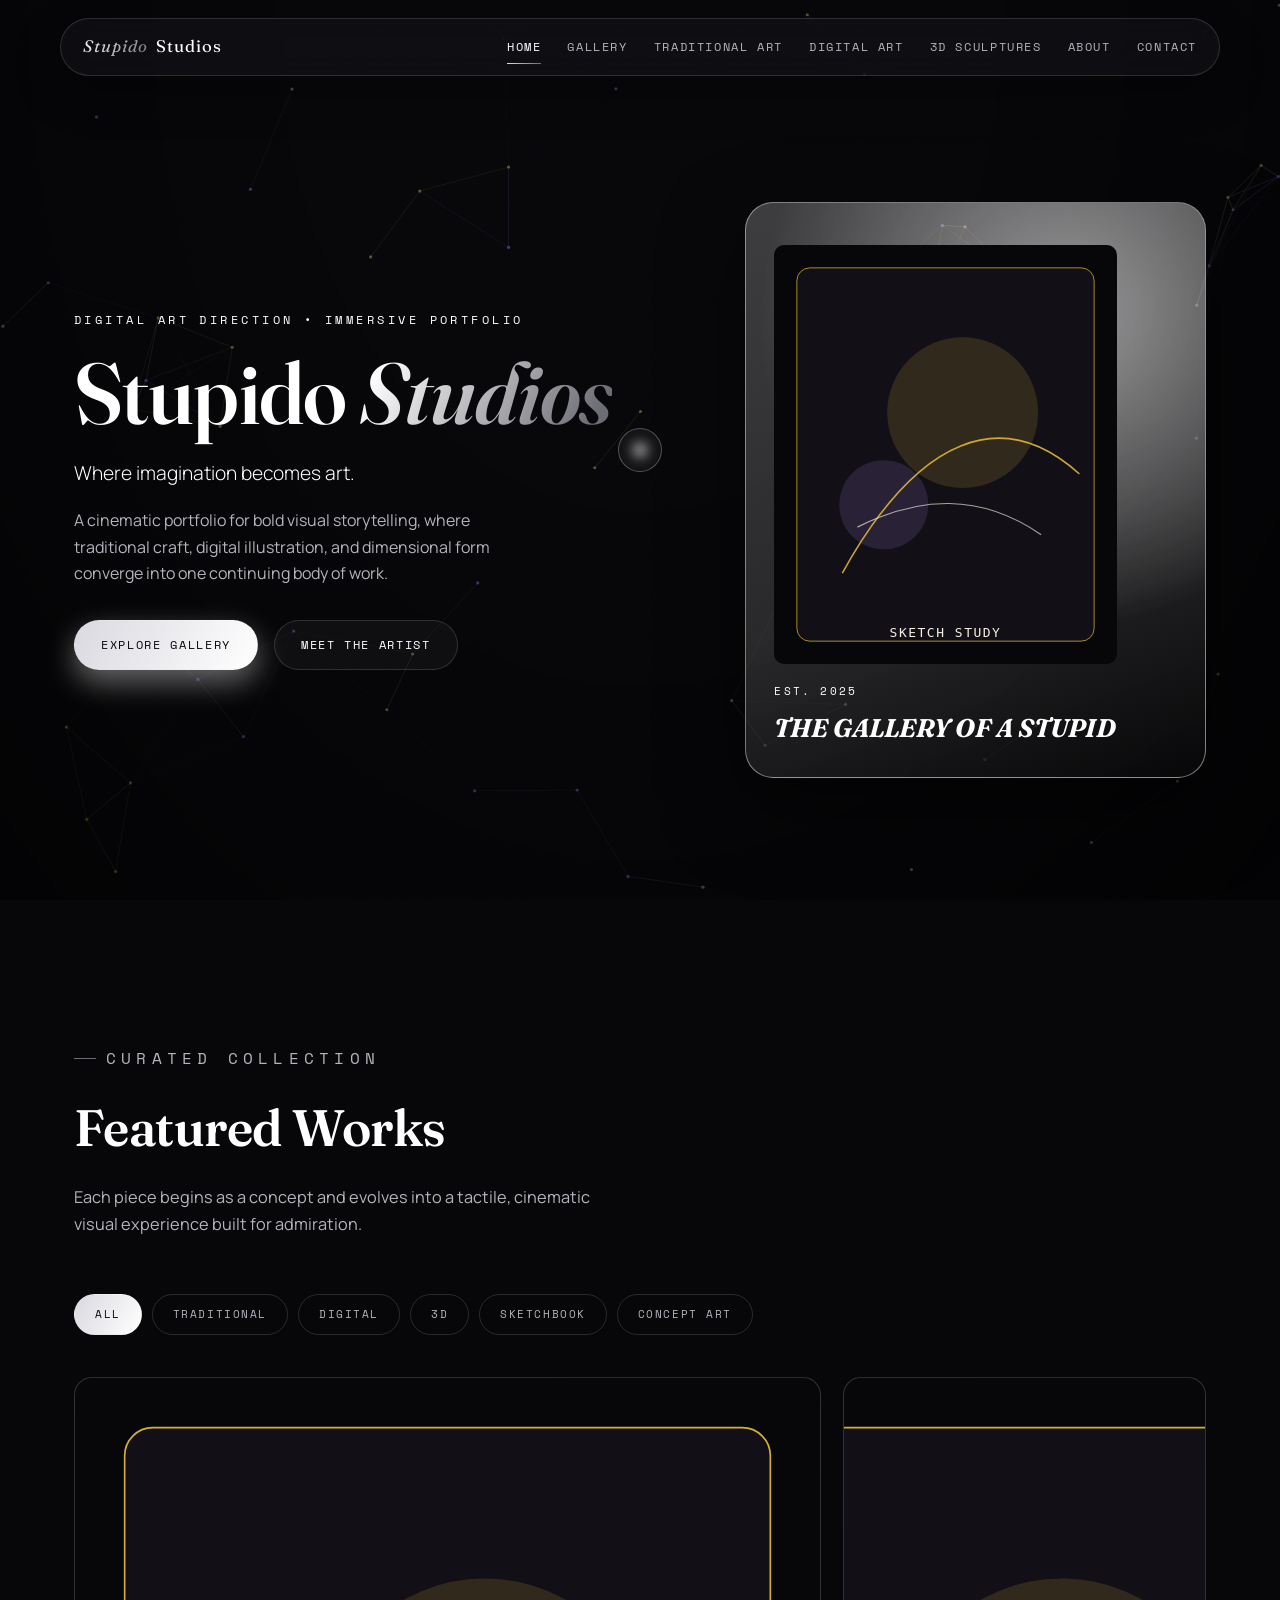
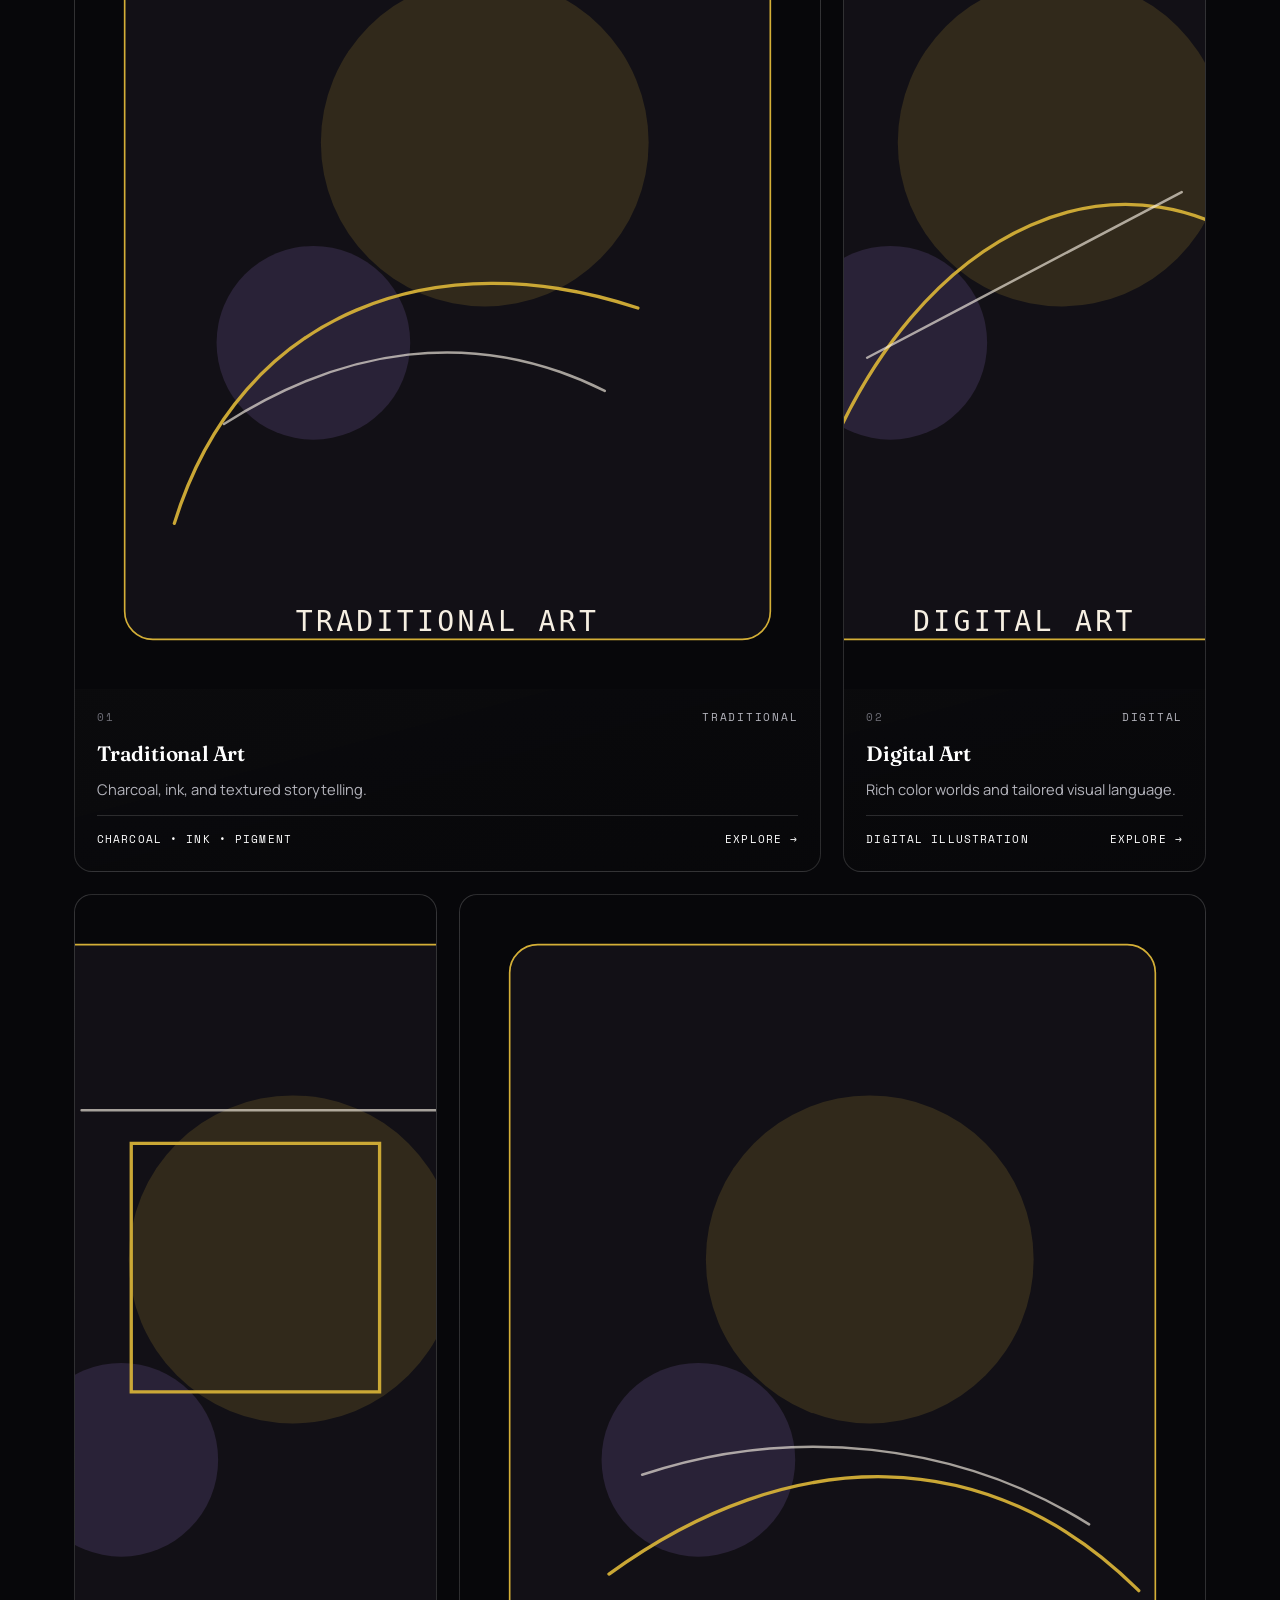
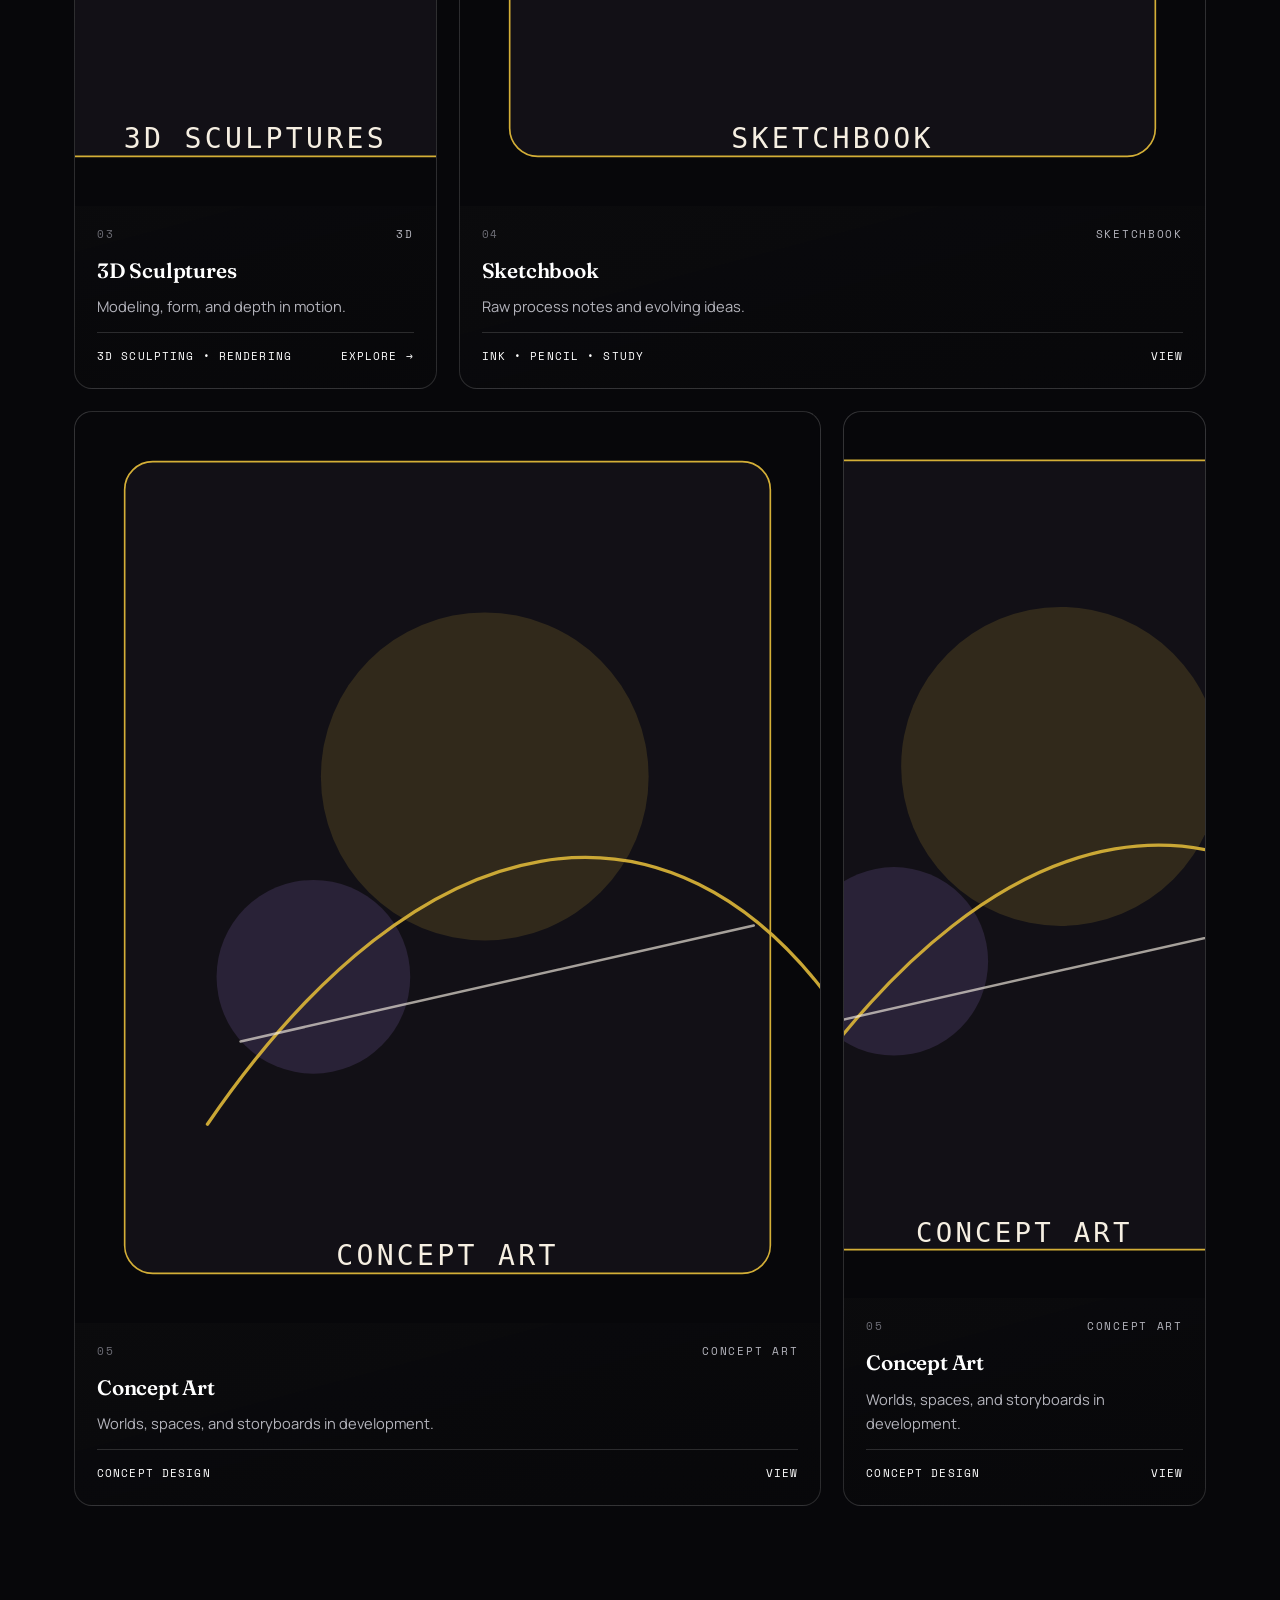
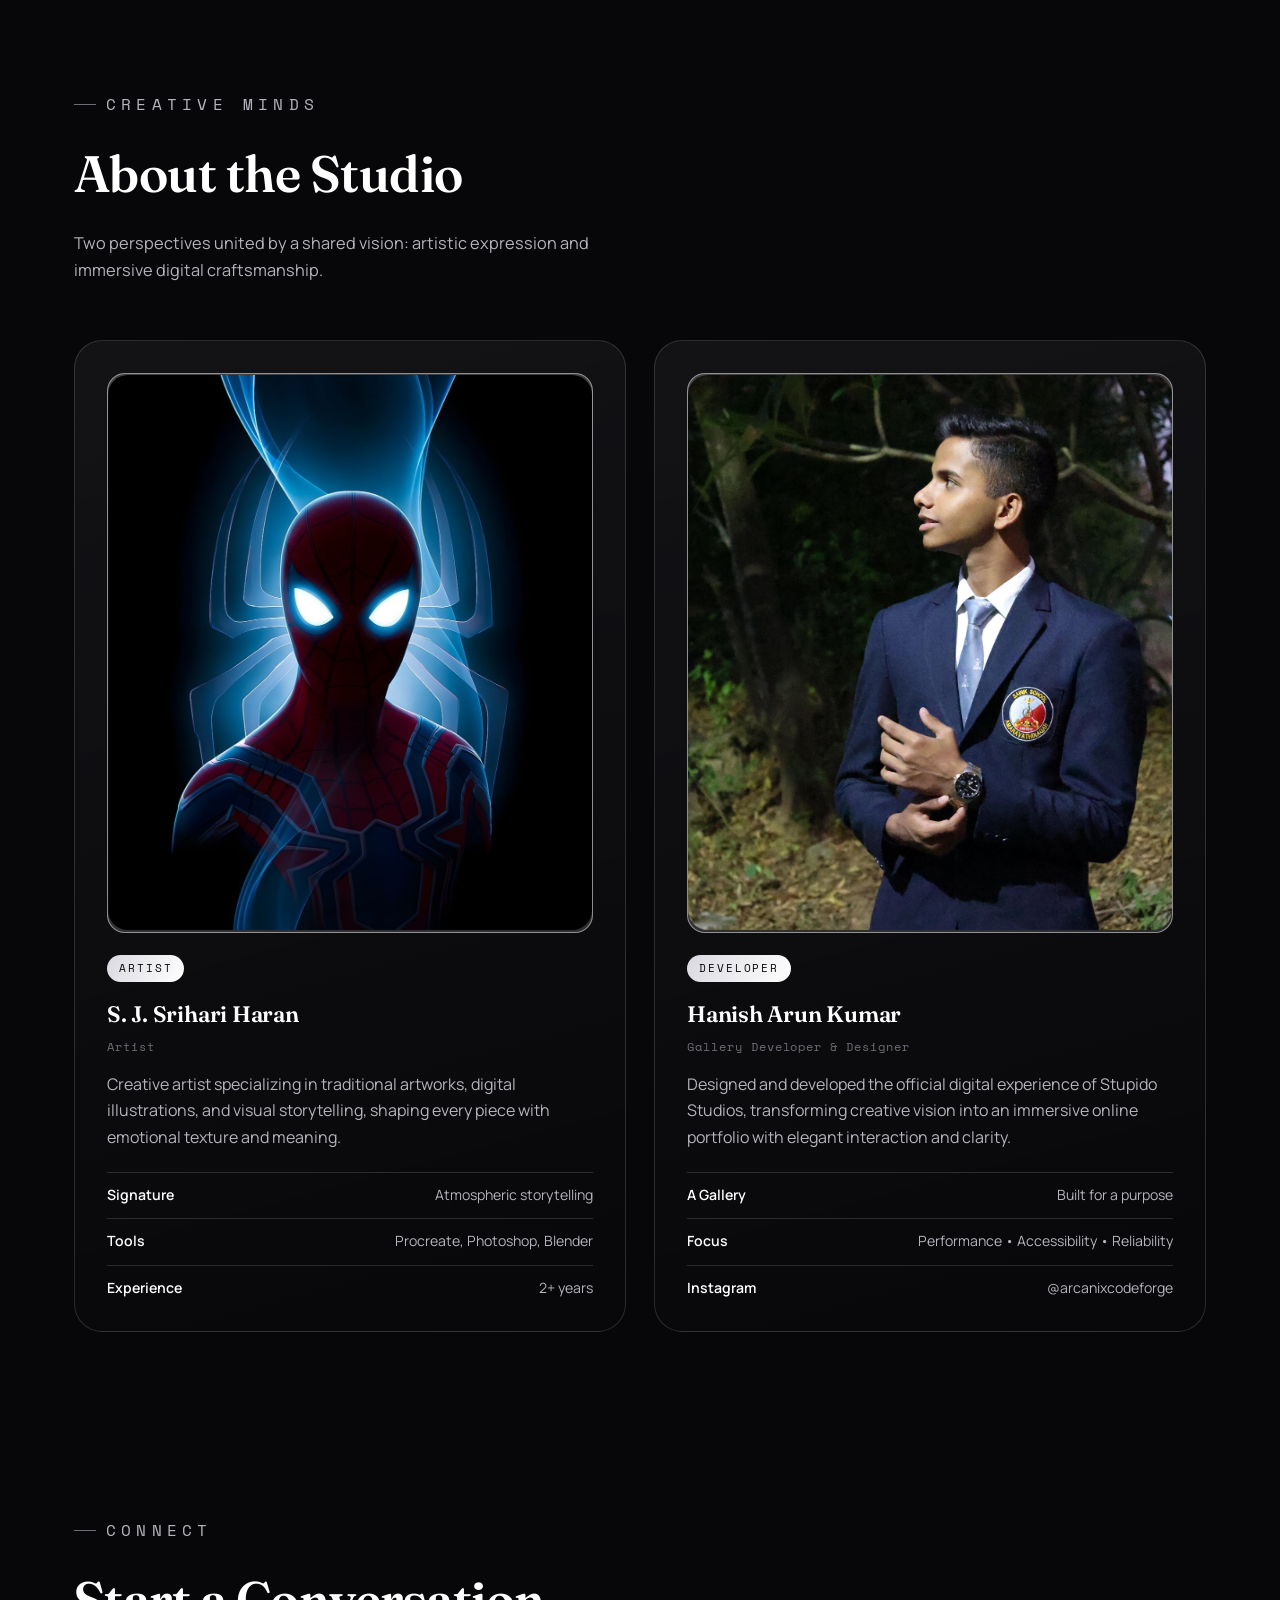
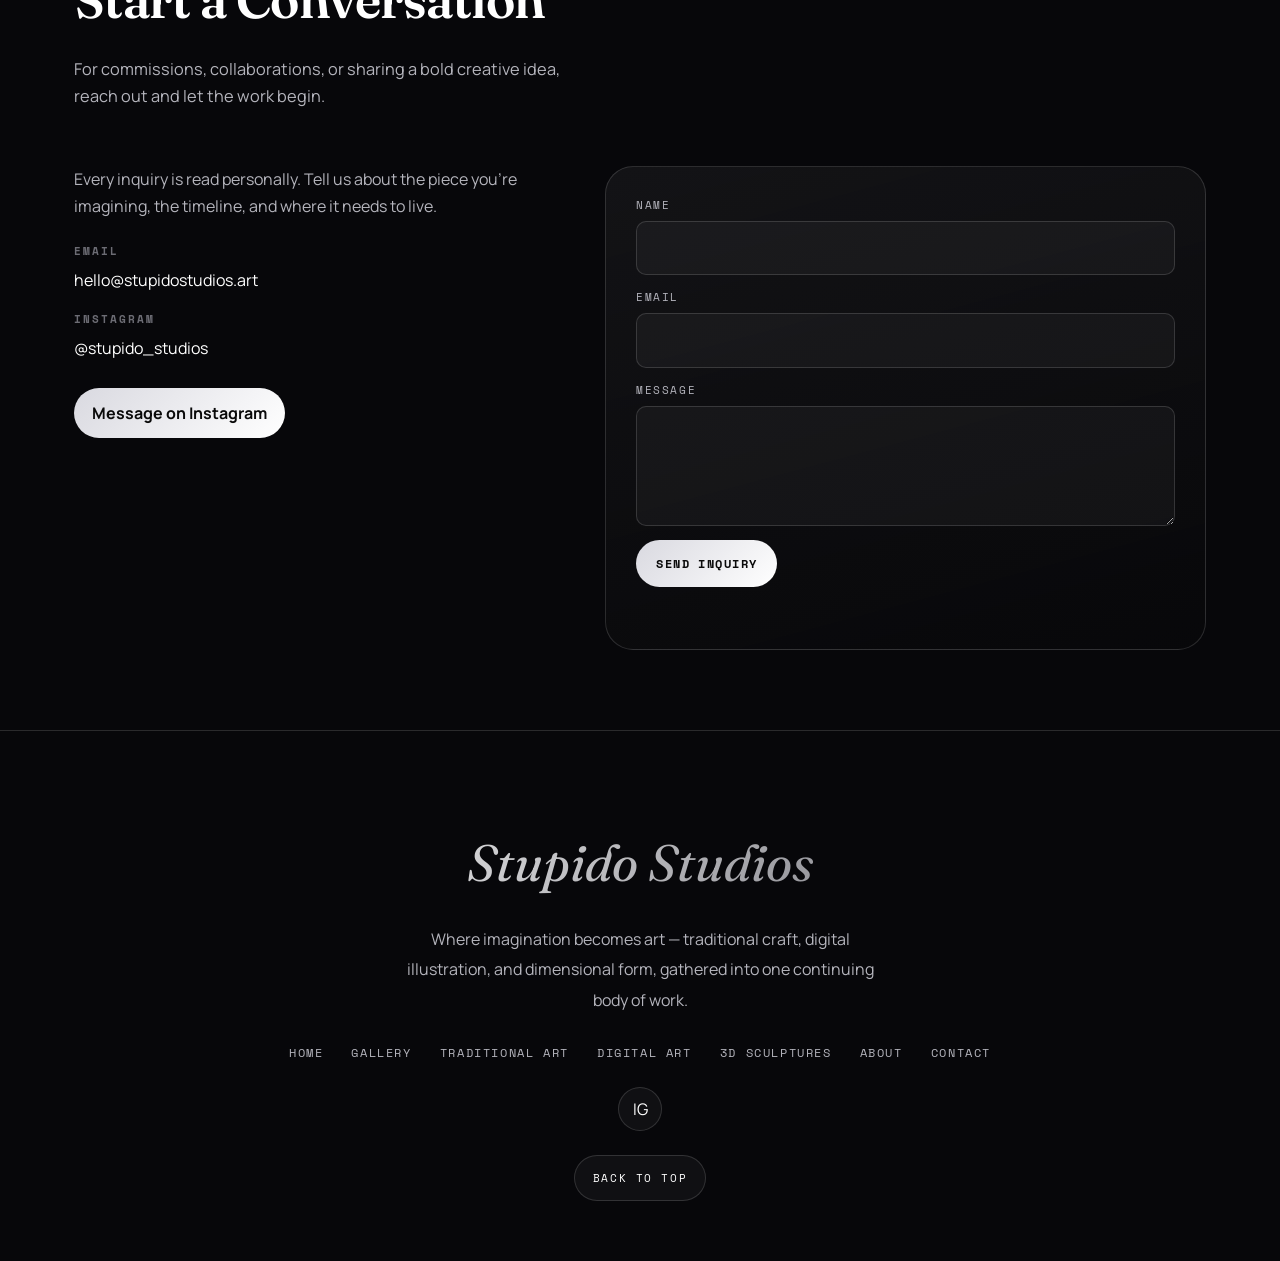
<file: index.html>
<!DOCTYPE html>
<!DOCTYPE html>
<html lang="en">
<head>
<meta charset="utf-8"/>
<meta content="width=device-width, initial-scale=1.0" name="viewport"/>
<meta content="Stupido Studios is a cinematic portfolio showcasing premium artwork, digital storytelling, and immersive creative direction." name="description"/>
<meta content="#07070a" name="theme-color"/>
<link href="data:image/svg+xml,%3Csvg xmlns='http://www.w3.org/2000/svg' viewBox='0 0 100 100'%3E%3Crect width='100' height='100' rx='20' fill='%2307070a'/%3E%3Ctext x='50' y='68' font-size='58' text-anchor='middle' fill='%23d4af37' font-family='Georgia,serif' font-style='italic'%3ES%3C/text%3E%3C/svg%3E" rel="icon"/>
<meta content="Stupido Studios | Premium Portfolio" property="og:title"/>
<meta content="Stupido Studios is a cinematic portfolio showcasing premium artwork, digital storytelling, and immersive creative direction." property="og:description"/>
<meta content="website" property="og:type"/>
<link href="index.html" rel="canonical"/>
<meta content="assets/traditional-art.svg" property="og:image"/>
<meta content="index.html" property="og:url"/>
<title>Stupido Studios | Premium Portfolio</title>
<script>document.documentElement.classList.add('js');</script>
<link href="https://fonts.googleapis.com" rel="preconnect"/>
<link crossorigin="" href="https://fonts.gstatic.com" rel="preconnect"/>
<link href="https://fonts.googleapis.com/css2?family=Fraunces:ital,opsz,wght@0,9..144,300;0,9..144,600;1,9..144,500;1,9..144,600&amp;family=Manrope:wght@300;400;500;600;700;800&amp;family=Space+Mono:wght@400;700&amp;display=swap" rel="stylesheet"/>
<link href="styles.css" rel="stylesheet"/>
<script type="application/ld+json">{
  "@context": "https://schema.org",
  "@graph": [
    {
      "@type": "Person",
      "@id": "index.html#artist",
      "name": "S. J. Srihari Haran",
      "url": "index.html",
      "sameAs": [
        "https://www.instagram.com/stupido_studios"
      ]
    },
    {
      "@type": "CreativeWork",
      "@id": "index.html#traditional-art",
      "name": "Traditional Art",
      "description": "Traditional Art collection by S. J. Srihari Haran at Stupido Studios — an elegant online gallery of handmade artworks.",
      "creator": {
        "@id": "index.html#artist"
      },
      "url": "T_arts.html",
      "image": "assets/traditional-art.svg"
    },
    {
      "@type": "CreativeWork",
      "@id": "index.html#digital-art",
      "name": "Digital Art",
      "description": "Digital Art collection by S. J. Srihari Haran at Stupido Studios — vivid digital illustration and concept work.",
      "creator": {
        "@id": "index.html#artist"
      },
      "url": "Digi_arts.html",
      "image": "assets/nocturne-portrait.svg"
    },
    {
      "@type": "CreativeWork",
      "@id": "index.html#3d-sculptures",
      "name": "3D Sculptures",
      "description": "3D Sculpture collection by S. J. Srihari Haran at Stupido Studios — character, creature, and hard-surface design.",
      "creator": {
        "@id": "index.html#artist"
      },
      "url": "3D_sculpts.html",
      "image": "assets/character-sculpt.svg"
    }
  ]
}</script>
</head>
<body>
<a class="skip-link" href="#main-content">Skip to content</a>
<canvas aria-hidden="true" id="ink-canvas"></canvas>
<div aria-hidden="true" class="grain-overlay"></div>
<div aria-hidden="true" class="vignette"></div>
<div class="loading-screen" id="loading-screen">
<div class="loading-screen__content">
<div class="loading-mark">Stupido</div>
<div class="loading-screen__label">Studios</div>
<div class="loading-bar"><span></span></div>
</div>
</div>
<header class="site-header">
<a class="brand" href="index.html"><span>Stupido</span> Studios</a>
<button aria-expanded="false" aria-label="Toggle navigation" class="menu-toggle magnetic" type="button">☰</button>
<nav aria-label="Primary navigation" class="site-nav">
<a class="nav-link active" href="index.html#home">Home</a>
<a class="nav-link" href="index.html#gallery">Gallery</a>
<a class="nav-link" href="T_arts.html">Traditional Art</a>
<a class="nav-link" href="Digi_arts.html">Digital Art</a>
<a class="nav-link" href="3D_sculpts.html">3D Sculptures</a>
<a class="nav-link" href="index.html#about">About</a>
<a class="nav-link" href="index.html#contact">Contact</a>
</nav>
</header>
<main id="main-content">
<section class="hero" id="home">
<div class="hero-inner">
<div class="hero-content reveal">
<div class="hero-eyebrow-row"><span class="hero-kicker">Digital Art Direction • Immersive Portfolio</span></div>
<h1>Stupido <em>Studios</em></h1>
<p class="hero-subtitle">Where imagination becomes art.</p>
<p class="hero-intro">A cinematic portfolio for bold visual storytelling, where traditional craft, digital illustration, and dimensional form converge into one continuing body of work.</p>
<div class="hero-actions">
<a class="btn btn-primary magnetic" href="#gallery">Explore Gallery</a><a class="btn btn-secondary magnetic" href="#about">Meet the Artist</a>
</div>
</div>
<div aria-hidden="true" class="hero-plate reveal">
<div class="hero-plate-tag">

<img alt="Stupido Studios Logo" src="assets/sketch-study.svg" height="85%" width="85%" style="border-radius: 10px;"/><br>
  Est. 2025
  <strong>The Gallery of a Stupid</strong>

</div>
</div>
</div>
</section>
<section class="section" id="gallery">
<div class="section-heading reveal">
<p class="eyebrow">Curated Collection</p>
<h2>Featured Works</h2>
<p>Each piece begins as a concept and evolves into a tactile, cinematic visual experience built for admiration.</p>
</div>
<div class="gallery-filters reveal">
<button class="filter-chip magnetic active" data-filter="all" type="button">All</button>
<button class="filter-chip magnetic" data-filter="Traditional" type="button">Traditional</button>
<button class="filter-chip magnetic" data-filter="Digital" type="button">Digital</button>
<button class="filter-chip magnetic" data-filter="3D" type="button">3D</button>
<button class="filter-chip magnetic" data-filter="Sketchbook" type="button">Sketchbook</button>
<button class="filter-chip magnetic" data-filter="Concept Art" type="button">Concept Art</button>
</div>
<div class="gallery-grid">
<article class="plate reveal plate--wide" data-category="Traditional" data-description="Layered charcoal, ink, and pigment compositions that capture atmosphere and emotion through hand-crafted detail." data-dimensions="24 × 36 in" data-image="assets/traditional-art.svg" data-medium="Charcoal • Ink • Pigment" data-title="Traditional Art" data-year="2024">
<div class="plate-visual"><img alt="Traditional Art" data-srcset="" loading="lazy" sizes="(max-width: 720px) 100vw, (max-width: 980px) 50vw, 33vw" src="assets/traditional-art.svg"/></div>
<div class="plate-content">
<div class="plate-meta"><span>01</span><span>Traditional</span></div>
<h3>Traditional Art</h3>
<p>Charcoal, ink, and textured storytelling.</p>
<div class="plate-foot"><span>Charcoal • Ink • Pigment</span><a class="card-link" href="T_arts.html" onclick="event.stopPropagation()">Explore →</a></div>
</div>
</article>
<article class="plate reveal plate--tall" data-category="Digital" data-description="Vivid digital illustrations shaped by color, atmosphere, and visual rhythm for modern storytelling." data-dimensions="24 × 36 in" data-image="assets/digital-art.svg" data-medium="Digital Illustration" data-title="Digital Art" data-year="2025">
<div class="plate-visual"><img alt="Digital Art" data-srcset="" loading="lazy" sizes="(max-width: 720px) 100vw, (max-width: 980px) 50vw, 33vw" src="assets/digital-art.svg"/></div>
<div class="plate-content">
<div class="plate-meta"><span>02</span><span>Digital</span></div>
<h3>Digital Art</h3>
<p>Rich color worlds and tailored visual language.</p>
<div class="plate-foot"><span>Digital Illustration</span><a class="card-link" href="Digi_arts.html" onclick="event.stopPropagation()">Explore →</a></div>
</div>
</article>
<article class="plate reveal plate--tall" data-category="3D" data-description="Form-driven sculptural concepts that explore volume, shadow, and tactile depth." data-dimensions="24 × 36 in" data-image="assets/3d-sculptures.svg" data-medium="3D Sculpting • Rendering" data-title="3D Sculptures" data-year="2024">
<div class="plate-visual"><img alt="3D Sculptures" data-srcset="" loading="lazy" sizes="(max-width: 720px) 100vw, (max-width: 980px) 50vw, 33vw" src="assets/3d-sculptures.svg"/></div>
<div class="plate-content">
<div class="plate-meta"><span>03</span><span>3D</span></div>
<h3>3D Sculptures</h3>
<p>Modeling, form, and depth in motion.</p>
<div class="plate-foot"><span>3D Sculpting • Rendering</span><a class="card-link" href="3D_sculpts.html" onclick="event.stopPropagation()">Explore →</a></div>
</div>
</article>
<article class="plate reveal plate--wide" data-category="Sketchbook" data-description="Loose studies, rapid explorations, and ideas that reveal the process beneath the final image." data-dimensions="11 × 14 in" data-image="assets/sketchbook.svg" data-medium="Ink • Pencil • Study" data-title="Sketchbook" data-year="2023">
<div class="plate-visual"><img alt="Sketchbook" data-srcset="" loading="lazy" sizes="(max-width: 720px) 100vw, (max-width: 980px) 50vw, 33vw" src="assets/sketchbook.svg"/></div>
<div class="plate-content">
<div class="plate-meta"><span>04</span><span>Sketchbook</span></div>
<h3>Sketchbook</h3>
<p>Raw process notes and evolving ideas.</p>
<div class="plate-foot"><span>Ink • Pencil • Study</span><span>View</span></div>
</div>
</article>
<article class="plate reveal plate--large" data-category="Concept Art" data-description="World-building pieces designed to translate vision into striking visual direction and narrative clarity." data-dimensions="2400 × 3200 px" data-image="assets/concept-art.svg" data-medium="Concept Design" data-title="Concept Art" data-year="2025">
<div class="plate-visual"><img alt="Concept Art" data-srcset="" loading="lazy" sizes="(max-width: 720px) 100vw, (max-width: 980px) 50vw, 33vw" src="assets/concept-art.svg"/></div>
<div class="plate-content">
<div class="plate-meta"><span>05</span><span>Concept Art</span></div>
<h3>Concept Art</h3>
<p>Worlds, spaces, and storyboards in development.</p>
<div class="plate-foot"><span>Concept Design</span><span>View</span></div>
</div>
</article>
<article class="plate reveal plate--tall" data-category="Concept Art" data-description="World-building pieces designed to translate vision into striking visual direction and narrative clarity." data-dimensions="2400 × 3200 px" data-image="assets/concept-art.svg" data-medium="Concept Design" data-title="Concept Art" data-year="2025">
<div class="plate-visual"><img alt="Concept Art" data-srcset="" loading="lazy" sizes="(max-width: 720px) 100vw, (max-width: 980px) 50vw, 33vw" src="assets/concept-art.svg"/></div>
<div class="plate-content">
<div class="plate-meta"><span>05</span><span>Concept Art</span></div>
<h3>Concept Art</h3>
<p>Worlds, spaces, and storyboards in development.</p>
<div class="plate-foot"><span>Concept Design</span><span>View</span></div>
</div>
</article>
</div>
</section>
<section class="section" id="about">
<div class="section-heading reveal">
<p class="eyebrow">Creative Minds</p>
<h2>About the Studio</h2>
<p>Two perspectives united by a shared vision: artistic expression and immersive digital craftsmanship.</p>
</div>
<div class="about-grid">
<article class="profile-card reveal">
<div class="profile-portrait"><img alt="Artist Portrait" src="assets/artist-portrait.jpg" style= "max-height: 555px; height: 100%; width: 100%; object-fit: cover; border-radius: 20px;"/></div>
<div class="badge">Artist</div>
<h3>S. J. Srihari Haran</h3>
<p class="role">Artist</p>
<p>Creative artist specializing in traditional artworks, digital illustrations, and visual storytelling, shaping every piece with emotional texture and meaning.</p>
<div class="stat-list">
<div class="stat-item"><strong>Signature</strong><span>Atmospheric storytelling</span></div>
<div class="stat-item"><strong>Tools</strong><span>Procreate, Photoshop, Blender</span></div>
<div class="stat-item"><strong>Experience</strong><span>2+ years</span></div>
</div>
</article>
<article class="profile-card reveal">
<div class="profile-portrait"><img alt="Developer Portrait" src="assets\1788625195047.jpg" style= "max-height: 555px; height: 100%; width: 100%; object-fit: cover; border-radius: 20px;"/></div>
<div class="badge">Developer</div>
<h3>Hanish Arun Kumar</h3>
<p class="role">Gallery Developer &amp; Designer</p>
<p>Designed and developed the official digital experience of Stupido Studios, transforming creative vision into an immersive online portfolio with elegant interaction and clarity.</p>
<div class="stat-list">
<div class="stat-item"><strong>A Gallery</strong><span>Built for a purpose</span></div>
<div class="stat-item"><strong>Focus</strong><span>Performance • Accessibility • Reliability</span></div>
<div class="stat-item"><strong>Instagram</strong><span>@arcanixcodeforge</span></div>
</div>
</article>
</div>
</section>
<section class="section" id="contact">
<div class="section-heading reveal">
<p class="eyebrow">Connect</p>
<h2>Start a Conversation</h2>
<p>For commissions, collaborations, or sharing a bold creative idea, reach out and let the work begin.</p>
</div>
<div class="contact-grid">
<div class="contact-info reveal">
<p>Every inquiry is read personally. Tell us about the piece you're imagining, the timeline, and where it needs to live.</p>
<div class="contact-detail">
<strong>Email</strong>
<span>hello@stupidostudios.art</span>
</div>
<div class="contact-detail">
<strong>Instagram</strong>
<span>@stupido_studios</span>
</div>
<a class="contact-link" href="https://www.instagram.com/stupido_studios" rel="noopener noreferrer" target="_blank">Message on Instagram</a>
</div>
<div class="contact-form reveal">
<form>
<div class="field">
<label for="name">Name</label>
<input class="input" id="name" name="name" required="" type="text"/>
</div>
<div class="field">
<label for="email">Email</label>
<input class="input" id="email" name="email" required="" type="email"/>
</div>
<div class="field">
<label for="message">Message</label>
<textarea class="input" id="message" name="message" required=""></textarea>
</div>
<button class="form-submit" type="submit">Send Inquiry</button>
<p aria-live="polite" class="form-status" id="form-status"></p>
</form>
</div>
</div>
</section>
</main>
<footer class="site-footer">
<div class="footer-content reveal">
<div class="footer-mark">Stupido Studios</div>
<p class="footer-quote">Where imagination becomes art — traditional craft, digital illustration, and dimensional form, gathered into one continuing body of work.</p>
<nav aria-label="Quick links" class="footer-links">
<a href="index.html">Home</a>
<a href="index.html#gallery">Gallery</a>
<a href="T_arts.html">Traditional Art</a>
<a href="Digi_arts.html">Digital Art</a>
<a href="3D_sculpts.html">3D Sculptures</a>
<a href="index.html#about">About</a>
<a href="index.html#contact">Contact</a>
</nav>
<div class="footer-socials">
<a aria-label="Instagram" href="https://www.instagram.com/stupido_studios" rel="noopener noreferrer" target="_blank">IG</a>
</div>
<button class="back-to-top" type="button">Back to top</button>
</div>
</footer>
<div aria-label="Artwork preview" aria-modal="true" class="lightbox" id="lightbox" role="dialog">
<div class="lightbox-card">
<button aria-label="Close preview" class="lightbox-close" type="button">×</button>
<div class="lightbox-image" id="lightbox-image"></div>
<div class="lightbox-body">
<h3 id="lightbox-title"></h3>
<p id="lightbox-description"></p>
<div class="lightbox-meta" id="lightbox-meta"></div>
<div class="lightbox-toolbar">
<div>
<button aria-label="Previous artwork" id="lightbox-prev" type="button">← Prev</button>
<button aria-label="Next artwork" id="lightbox-next" type="button">Next →</button>
</div>
<button id="lightbox-zoom" type="button">Zoom</button>
</div>
</div>
</div>
</div>
<script defer="True" src="script.js"></script></body>
</html>
</file>
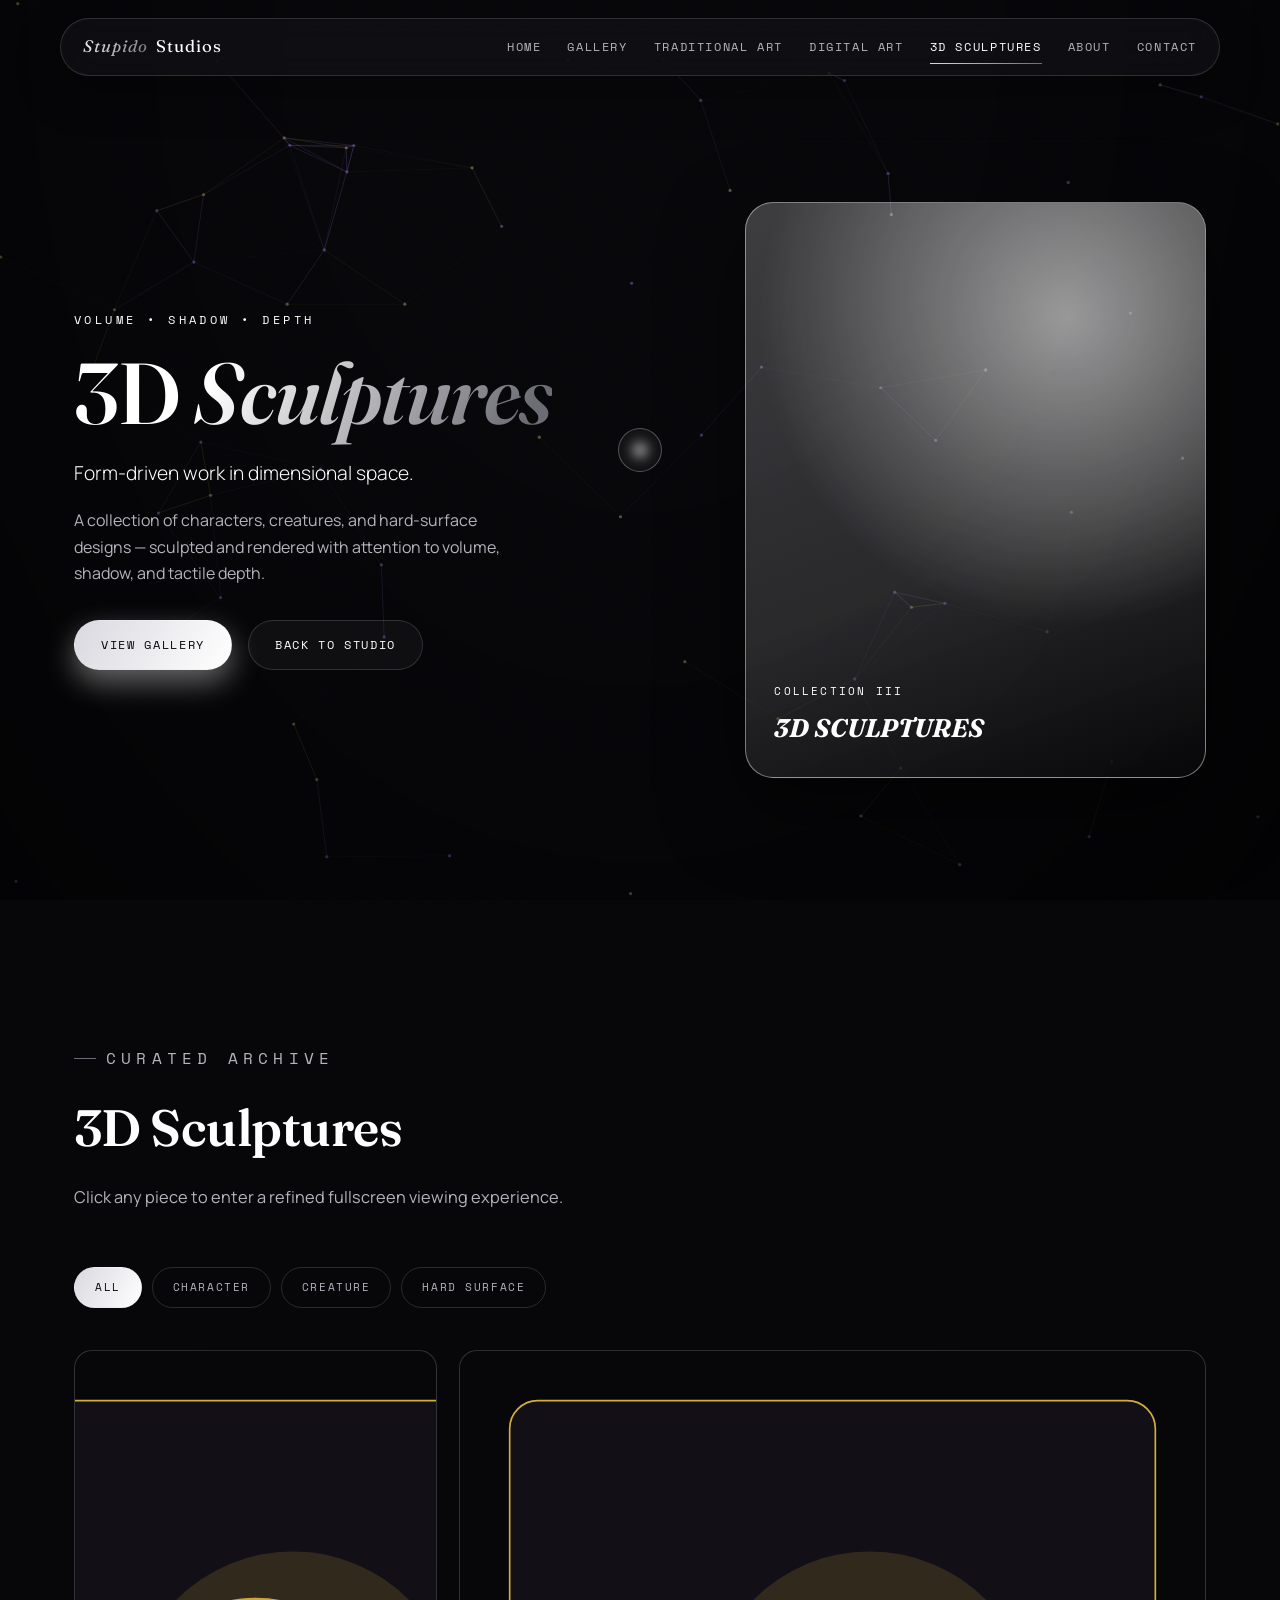
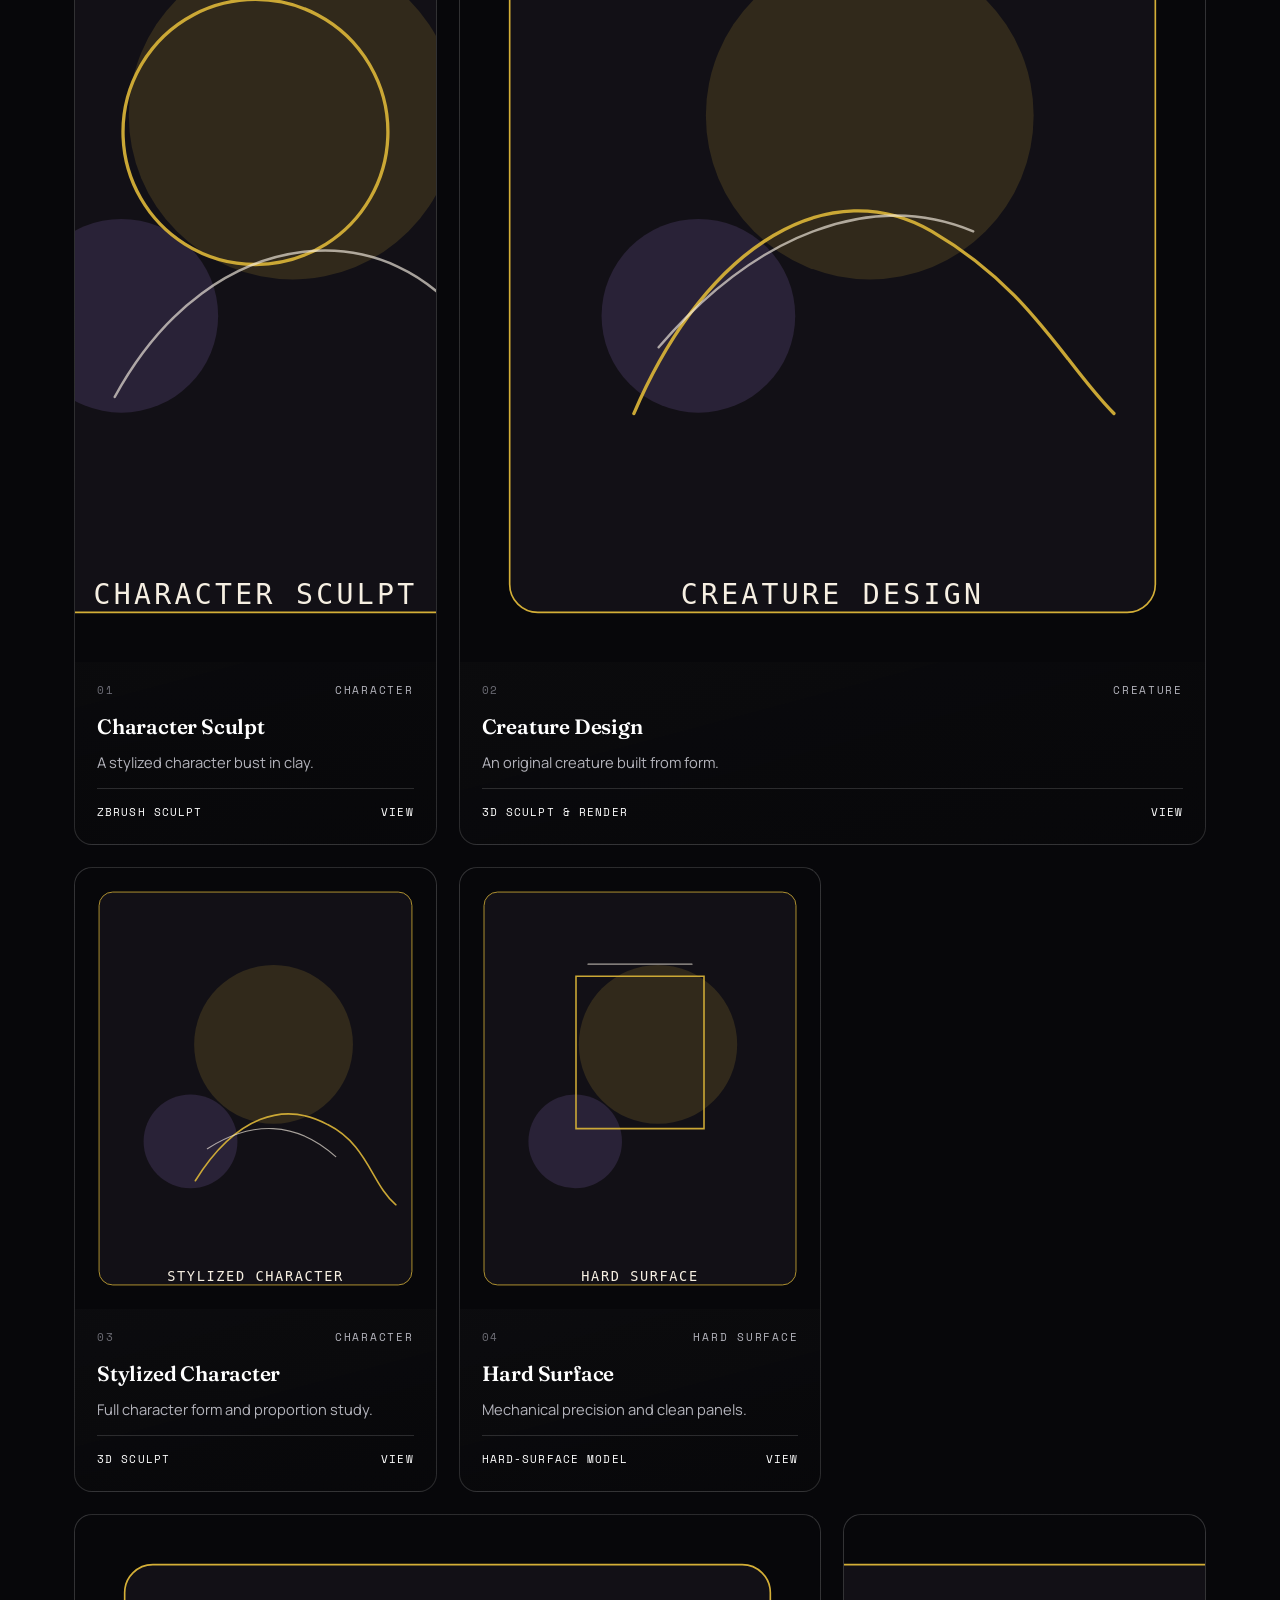
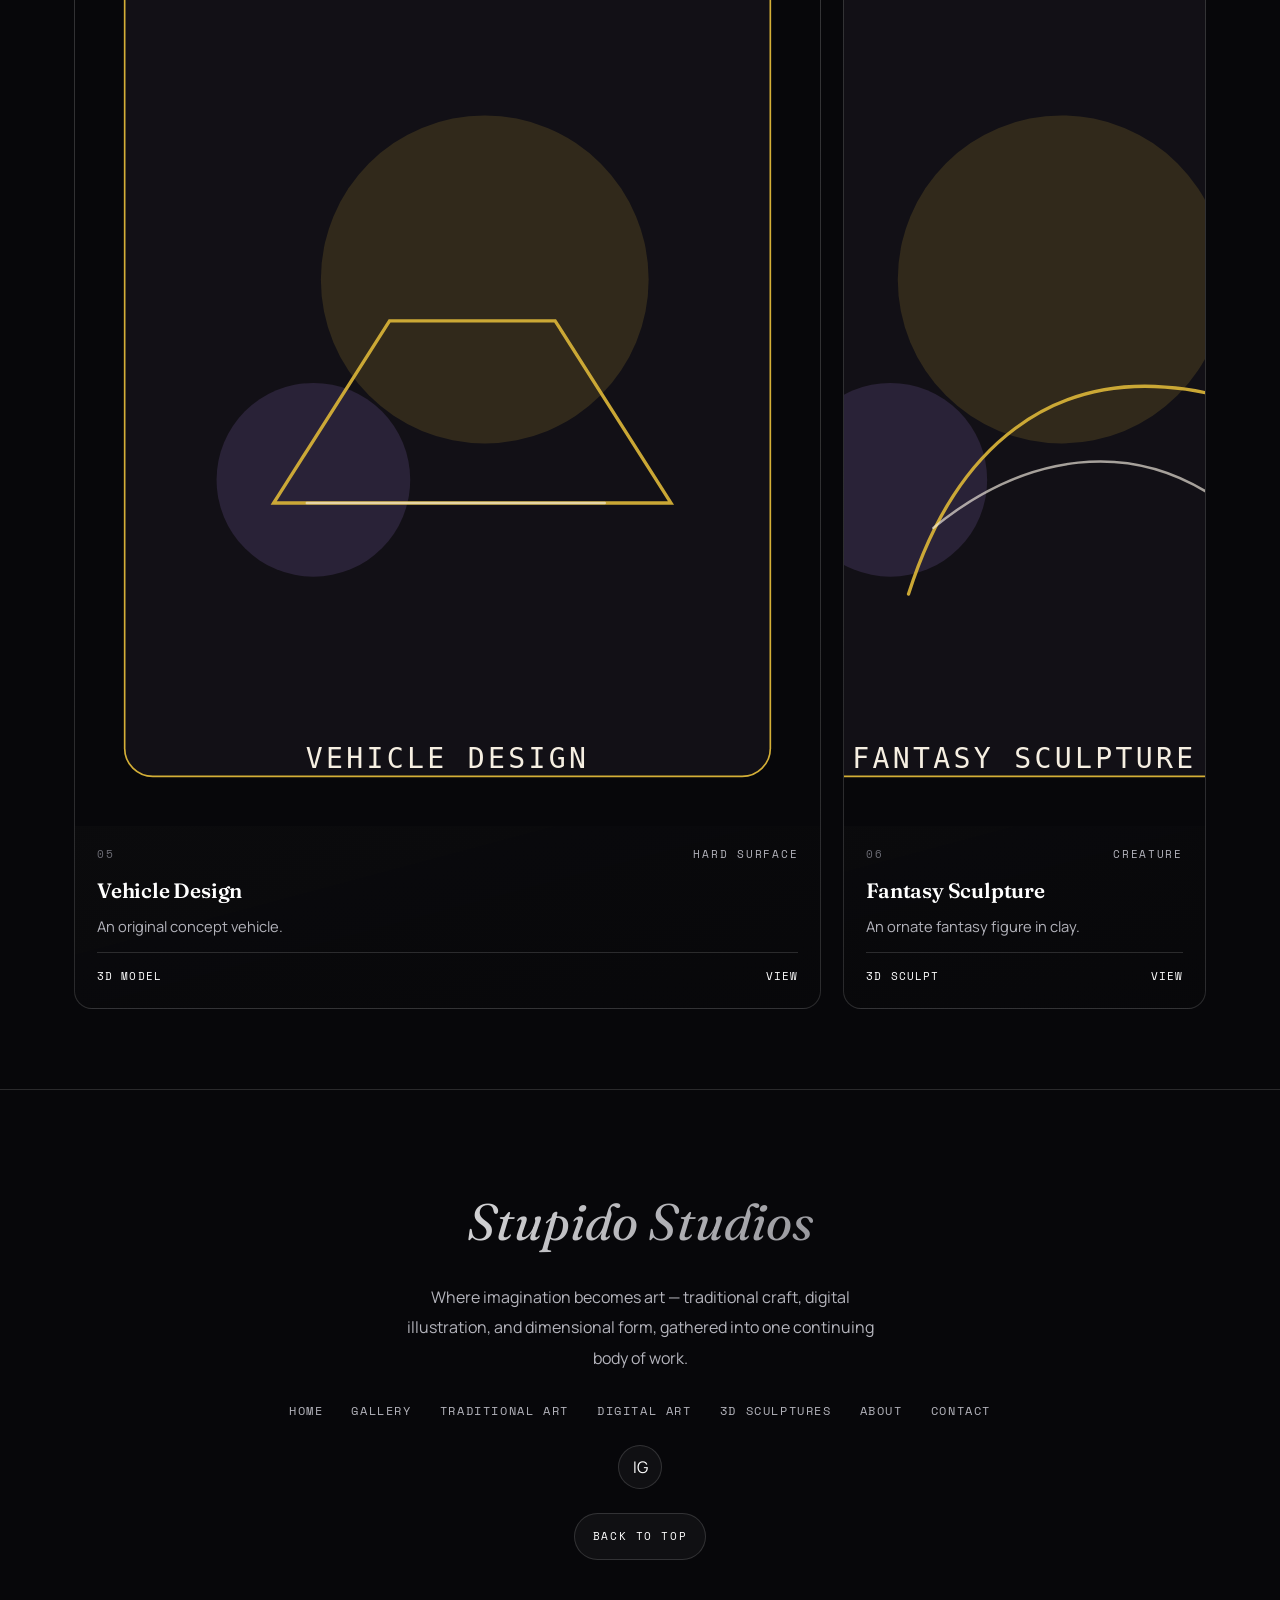
<file: 3D_sculpts.html>
<!DOCTYPE html>
<!DOCTYPE html>

<html lang="en">
<head>
<meta charset="utf-8"/>
<meta content="width=device-width, initial-scale=1.0" name="viewport"/>
<meta content="3D Sculpture collection by S. J. Srihari Haran at Stupido Studios — character, creature, and hard-surface design." name="description"/>
<meta content="#07070a" name="theme-color"/>
<link href="data:image/svg+xml,%3Csvg xmlns='http://www.w3.org/2000/svg' viewBox='0 0 100 100'%3E%3Crect width='100' height='100' rx='20' fill='%2307070a'/%3E%3Ctext x='50' y='68' font-size='58' text-anchor='middle' fill='%23d4af37' font-family='Georgia,serif' font-style='italic'%3ES%3C/text%3E%3C/svg%3E" rel="icon"/>
<meta content="3D Sculptures | Stupido Studios" property="og:title"/>
<meta content="3D Sculpture collection by S. J. Srihari Haran at Stupido Studios — character, creature, and hard-surface design." property="og:description"/>
<meta content="website" property="og:type"/>
<link href="3D_sculpts.html" rel="canonical"/>
<meta content="assets/character-sculpt.svg" property="og:image"/>
<meta content="3D_sculpts.html" property="og:url"/>
<title>3D Sculptures | Stupido Studios</title>
<script>document.documentElement.classList.add('js');</script>
<link href="https://fonts.googleapis.com" rel="preconnect"/>
<link crossorigin="" href="https://fonts.gstatic.com" rel="preconnect"/>
<link href="https://fonts.googleapis.com/css2?family=Fraunces:ital,opsz,wght@0,9..144,300;0,9..144,600;1,9..144,500;1,9..144,600&amp;family=Manrope:wght@300;400;500;600;700;800&amp;family=Space+Mono:wght@400;700&amp;display=swap" rel="stylesheet"/>
<link href="styles.css" rel="stylesheet"/>
</head>
<body>
<a class="skip-link" href="#main-content">Skip to content</a>
<canvas aria-hidden="true" id="ink-canvas"></canvas>
<div aria-hidden="true" class="grain-overlay"></div>
<div aria-hidden="true" class="vignette"></div>
<div class="loading-screen" id="loading-screen">
<div class="loading-screen__content">
<div class="loading-mark">Stupido</div>
<div class="loading-screen__label">Studios</div>
<div class="loading-bar"><span></span></div>
</div>
</div>
<header class="site-header">
<a class="brand" href="index.html"><span>Stupido</span> Studios</a>
<button aria-expanded="false" aria-label="Toggle navigation" class="menu-toggle magnetic" type="button">☰</button>
<nav aria-label="Primary navigation" class="site-nav">
<a class="nav-link" href="index.html#home">Home</a>
<a class="nav-link" href="index.html#gallery">Gallery</a>
<a class="nav-link" href="T_arts.html">Traditional Art</a>
<a class="nav-link" href="Digi_arts.html">Digital Art</a>
<a class="nav-link active" href="3D_sculpts.html">3D Sculptures</a>
<a class="nav-link" href="index.html#about">About</a>
<a class="nav-link" href="index.html#contact">Contact</a>
</nav>
</header>
<main id="main-content">
<section class="hero" id="3d-hero">
<div class="hero-inner">
<div class="hero-content reveal">
<div class="hero-eyebrow-row"><span class="hero-kicker">Volume • Shadow • Depth</span></div>
<h1>3D <em>Sculptures</em></h1>
<p class="hero-subtitle">Form-driven work in dimensional space.</p>
<p class="hero-intro">A collection of characters, creatures, and hard-surface designs — sculpted and rendered with attention to volume, shadow, and tactile depth.</p>
<div class="hero-actions">
<a class="btn btn-primary magnetic" href="#gallery">View Gallery</a><a class="btn btn-secondary magnetic" href="index.html">Back to Studio</a>
</div>
</div>
<div aria-hidden="true" class="hero-plate reveal">
<div class="hero-plate-tag">Collection III<strong>3D Sculptures</strong></div>
</div>
</div>
</section>
<section class="section" id="gallery">
<div class="section-heading reveal">
<p class="eyebrow">Curated Archive</p>
<h2>3D Sculptures</h2>
<p>Click any piece to enter a refined fullscreen viewing experience.</p>
</div>
<div class="gallery-filters reveal">
<button class="filter-chip magnetic active" data-filter="all" type="button">All</button>
<button class="filter-chip magnetic" data-filter="Character" type="button">Character</button>
<button class="filter-chip magnetic" data-filter="Creature" type="button">Creature</button>
<button class="filter-chip magnetic" data-filter="Hard Surface" type="button">Hard Surface</button>
</div>
<div class="gallery-grid">
<article class="plate reveal plate--tall" data-category="Character" data-description="A stylized character bust, sculpted digitally with an emphasis on silhouette and volume." data-dimensions="4000 × 5000 px" data-image="assets/character-sculpt.svg" data-medium="ZBrush sculpt" data-title="Character Sculpt" data-year="2024">
<div class="plate-visual"><img alt="Character Sculpt" data-srcset="" loading="lazy" sizes="(max-width: 720px) 100vw, (max-width: 980px) 50vw, 33vw" src="assets/character-sculpt.svg"/></div>
<div class="plate-content">
<div class="plate-meta"><span>01</span><span>Character</span></div>
<h3>Character Sculpt</h3>
<p>A stylized character bust in clay.</p>
<div class="plate-foot"><span>ZBrush sculpt</span><span>View</span></div>
</div>
</article>
<article class="plate reveal plate--wide" data-category="Creature" data-description="An original creature concept, developed through iterative digital sculpting and render passes." data-dimensions="4000 × 5000 px" data-image="assets/creature-design.svg" data-medium="3D sculpt &amp; render" data-title="Creature Design" data-year="2024">
<div class="plate-visual"><img alt="Creature Design" data-srcset="" loading="lazy" sizes="(max-width: 720px) 100vw, (max-width: 980px) 50vw, 33vw" src="assets/creature-design.svg"/></div>
<div class="plate-content">
<div class="plate-meta"><span>02</span><span>Creature</span></div>
<h3>Creature Design</h3>
<p>An original creature built from form.</p>
<div class="plate-foot"><span>3D sculpt &amp; render</span><span>View</span></div>
</div>
</article>
<article class="plate reveal" data-category="Character" data-description="A full character sculpt exploring exaggerated proportion within a stylized visual language." data-dimensions="4000 × 5000 px" data-image="assets/stylized-character.svg" data-medium="3D sculpt" data-title="Stylized Character" data-year="2025">
<div class="plate-visual"><img alt="Stylized Character" data-srcset="" loading="lazy" sizes="(max-width: 720px) 100vw, (max-width: 980px) 50vw, 33vw" src="assets/stylized-character.svg"/></div>
<div class="plate-content">
<div class="plate-meta"><span>03</span><span>Character</span></div>
<h3>Stylized Character</h3>
<p>Full character form and proportion study.</p>
<div class="plate-foot"><span>3D sculpt</span><span>View</span></div>
</div>
</article>
<article class="plate reveal" data-category="Hard Surface" data-description="A hard-surface study built from precise panel lines and mechanical logic." data-dimensions="4000 × 5000 px" data-image="assets/hard-surface.svg" data-medium="Hard-surface model" data-title="Hard Surface" data-year="2024">
<div class="plate-visual"><img alt="Hard Surface" data-srcset="" loading="lazy" sizes="(max-width: 720px) 100vw, (max-width: 980px) 50vw, 33vw" src="assets/hard-surface.svg"/></div>
<div class="plate-content">
<div class="plate-meta"><span>04</span><span>Hard Surface</span></div>
<h3>Hard Surface</h3>
<p>Mechanical precision and clean panels.</p>
<div class="plate-foot"><span>Hard-surface model</span><span>View</span></div>
</div>
</article>
<article class="plate reveal plate--large" data-category="Hard Surface" data-description="An original vehicle concept, modeled with an eye toward silhouette and function." data-dimensions="4000 × 5000 px" data-image="assets/vehicle-design.svg" data-medium="3D model" data-title="Vehicle Design" data-year="2025">
<div class="plate-visual"><img alt="Vehicle Design" data-srcset="" loading="lazy" sizes="(max-width: 720px) 100vw, (max-width: 980px) 50vw, 33vw" src="assets/vehicle-design.svg"/></div>
<div class="plate-content">
<div class="plate-meta"><span>05</span><span>Hard Surface</span></div>
<h3>Vehicle Design</h3>
<p>An original concept vehicle.</p>
<div class="plate-foot"><span>3D model</span><span>View</span></div>
</div>
</article>
<article class="plate reveal" data-category="Creature" data-description="An ornate fantasy sculpture, developed with layered surface detail and dramatic pose." data-dimensions="4000 × 5000 px" data-image="assets/fantasy-sculpture.svg" data-medium="3D sculpt" data-title="Fantasy Sculpture" data-year="2024">
<div class="plate-visual"><img alt="Fantasy Sculpture" data-srcset="" loading="lazy" sizes="(max-width: 720px) 100vw, (max-width: 980px) 50vw, 33vw" src="assets/fantasy-sculpture.svg"/></div>
<div class="plate-content">
<div class="plate-meta"><span>06</span><span>Creature</span></div>
<h3>Fantasy Sculpture</h3>
<p>An ornate fantasy figure in clay.</p>
<div class="plate-foot"><span>3D sculpt</span><span>View</span></div>
</div>
</article>
</div>
</section>
</main>
<footer class="site-footer">
<div class="footer-content reveal">
<div class="footer-mark">Stupido Studios</div>
<p class="footer-quote">Where imagination becomes art — traditional craft, digital illustration, and dimensional form, gathered into one continuing body of work.</p>
<nav aria-label="Quick links" class="footer-links">
<a href="index.html">Home</a>
<a href="index.html#gallery">Gallery</a>
<a href="T_arts.html">Traditional Art</a>
<a href="Digi_arts.html">Digital Art</a>
<a href="3D_sculpts.html">3D Sculptures</a>
<a href="index.html#about">About</a>
<a href="index.html#contact">Contact</a>
</nav>
<div class="footer-socials">
<a aria-label="Instagram" href="https://www.instagram.com/stupido_studios" rel="noopener noreferrer" target="_blank">IG</a>
</div>
<button class="back-to-top" type="button">Back to top</button>
</div>
</footer>
<div aria-label="Artwork preview" aria-modal="true" class="lightbox" id="lightbox" role="dialog">
<div class="lightbox-card">
<button aria-label="Close preview" class="lightbox-close" type="button">×</button>
<div class="lightbox-image" id="lightbox-image"></div>
<div class="lightbox-body">
<h3 id="lightbox-title"></h3>
<p id="lightbox-description"></p>
<div class="lightbox-meta" id="lightbox-meta"></div>
<div class="lightbox-toolbar">
<div>
<button aria-label="Previous artwork" id="lightbox-prev" type="button">← Prev</button>
<button aria-label="Next artwork" id="lightbox-next" type="button">Next →</button>
</div>
<button id="lightbox-zoom" type="button">Zoom</button>
</div>
</div>
</div>
</div>
<script defer="True" src="script.js"></script></body>
</html>
</file>
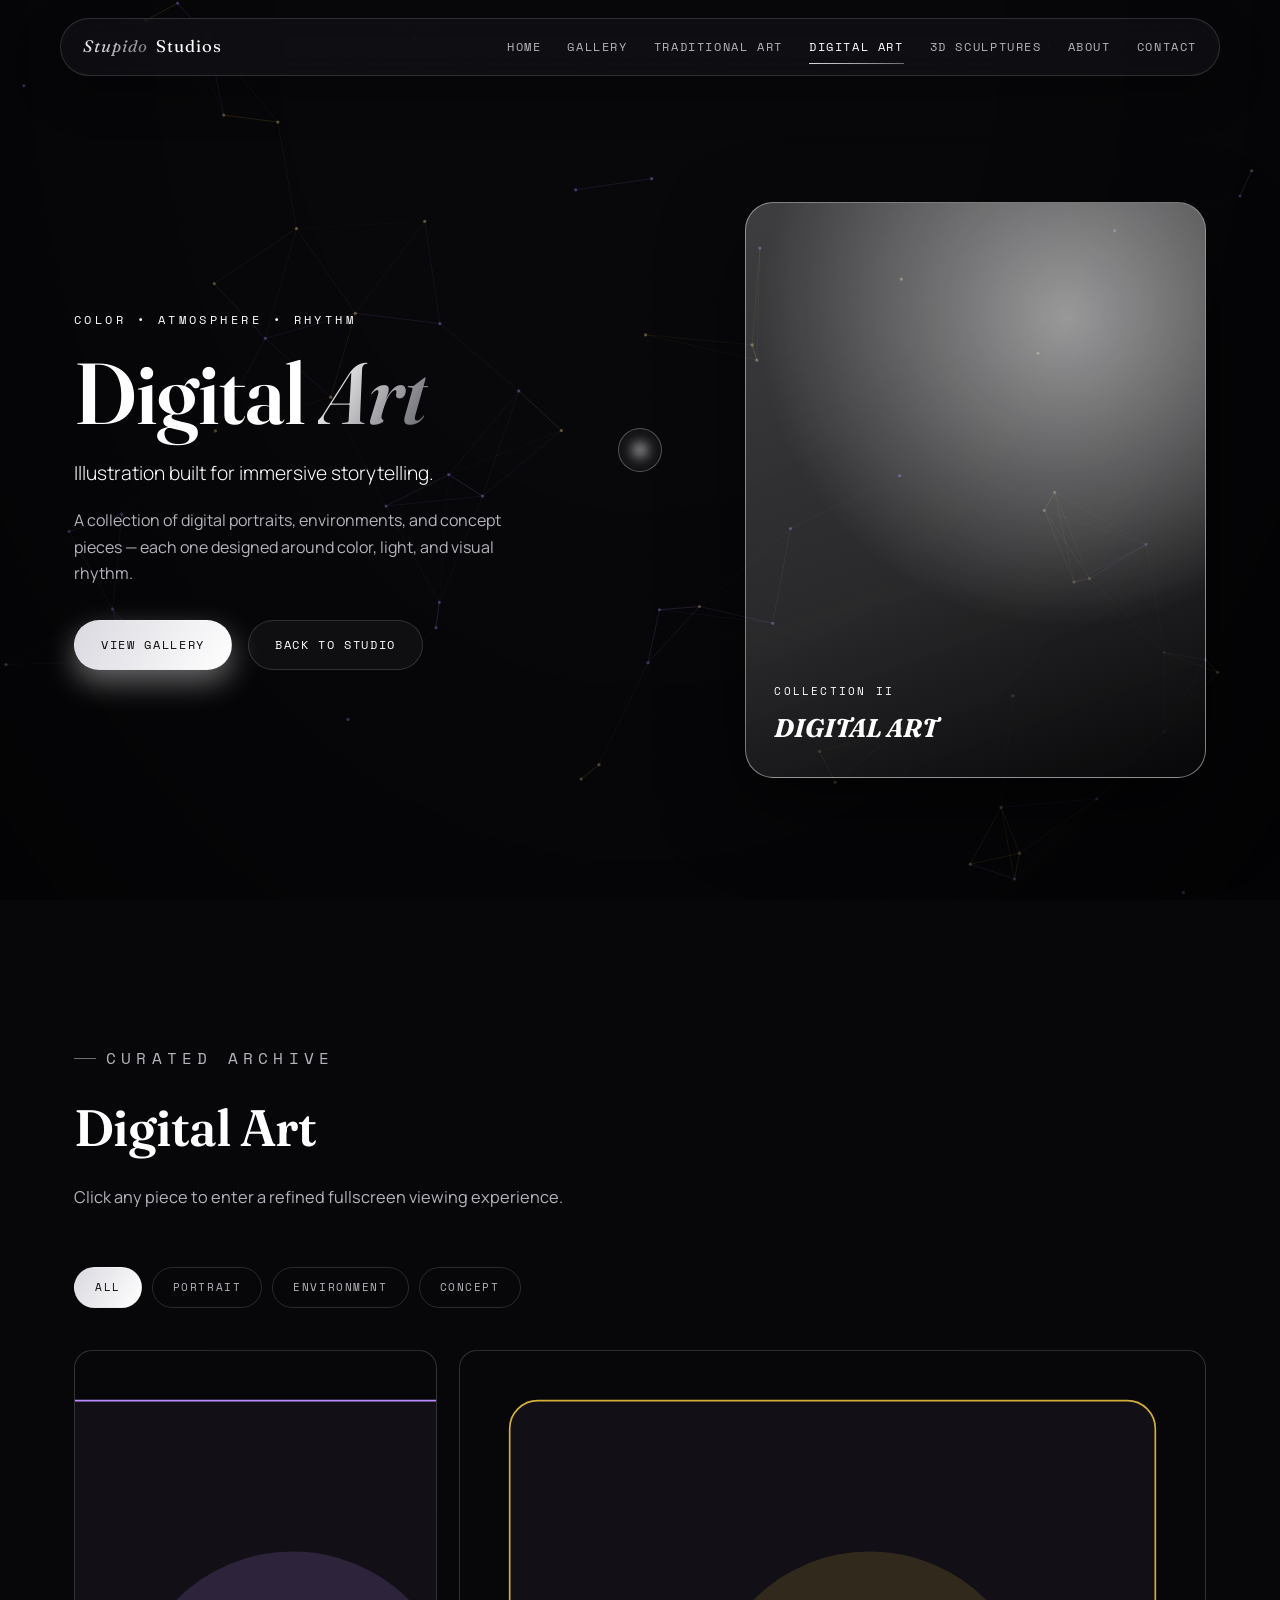
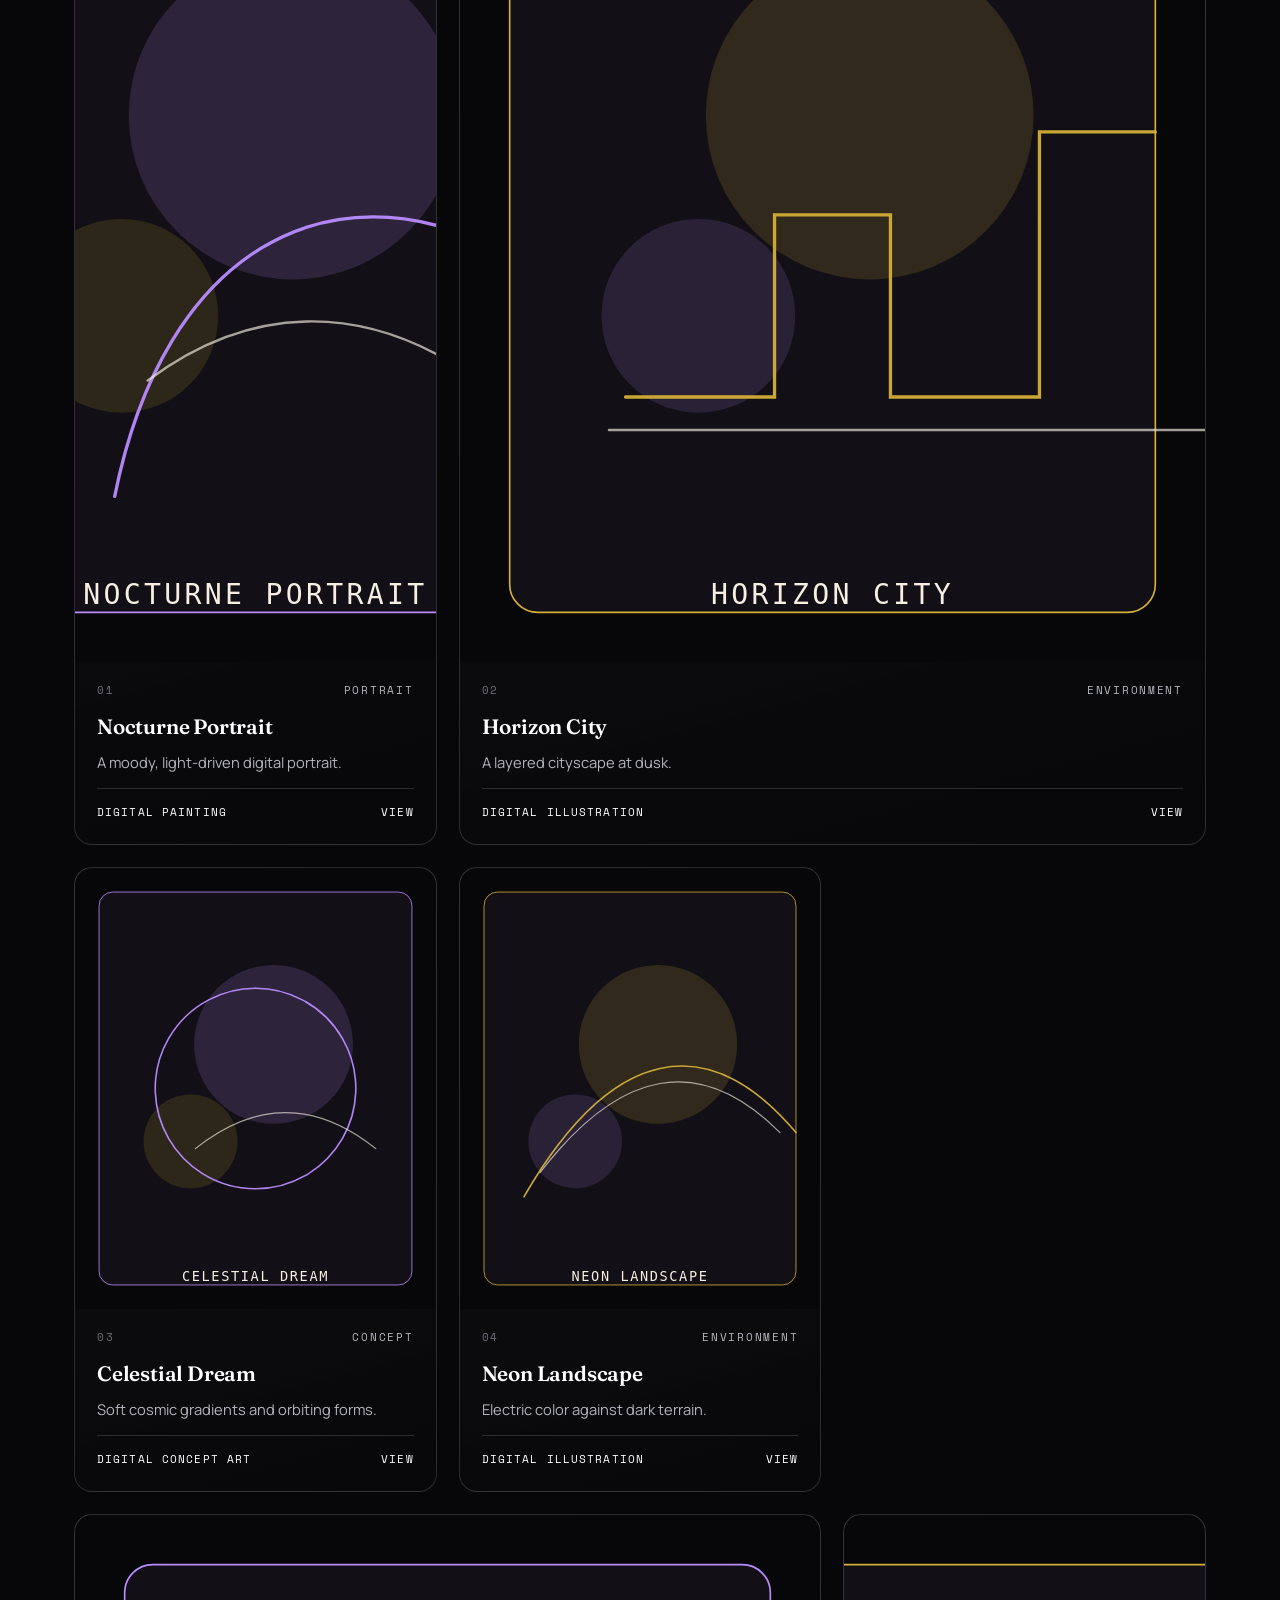
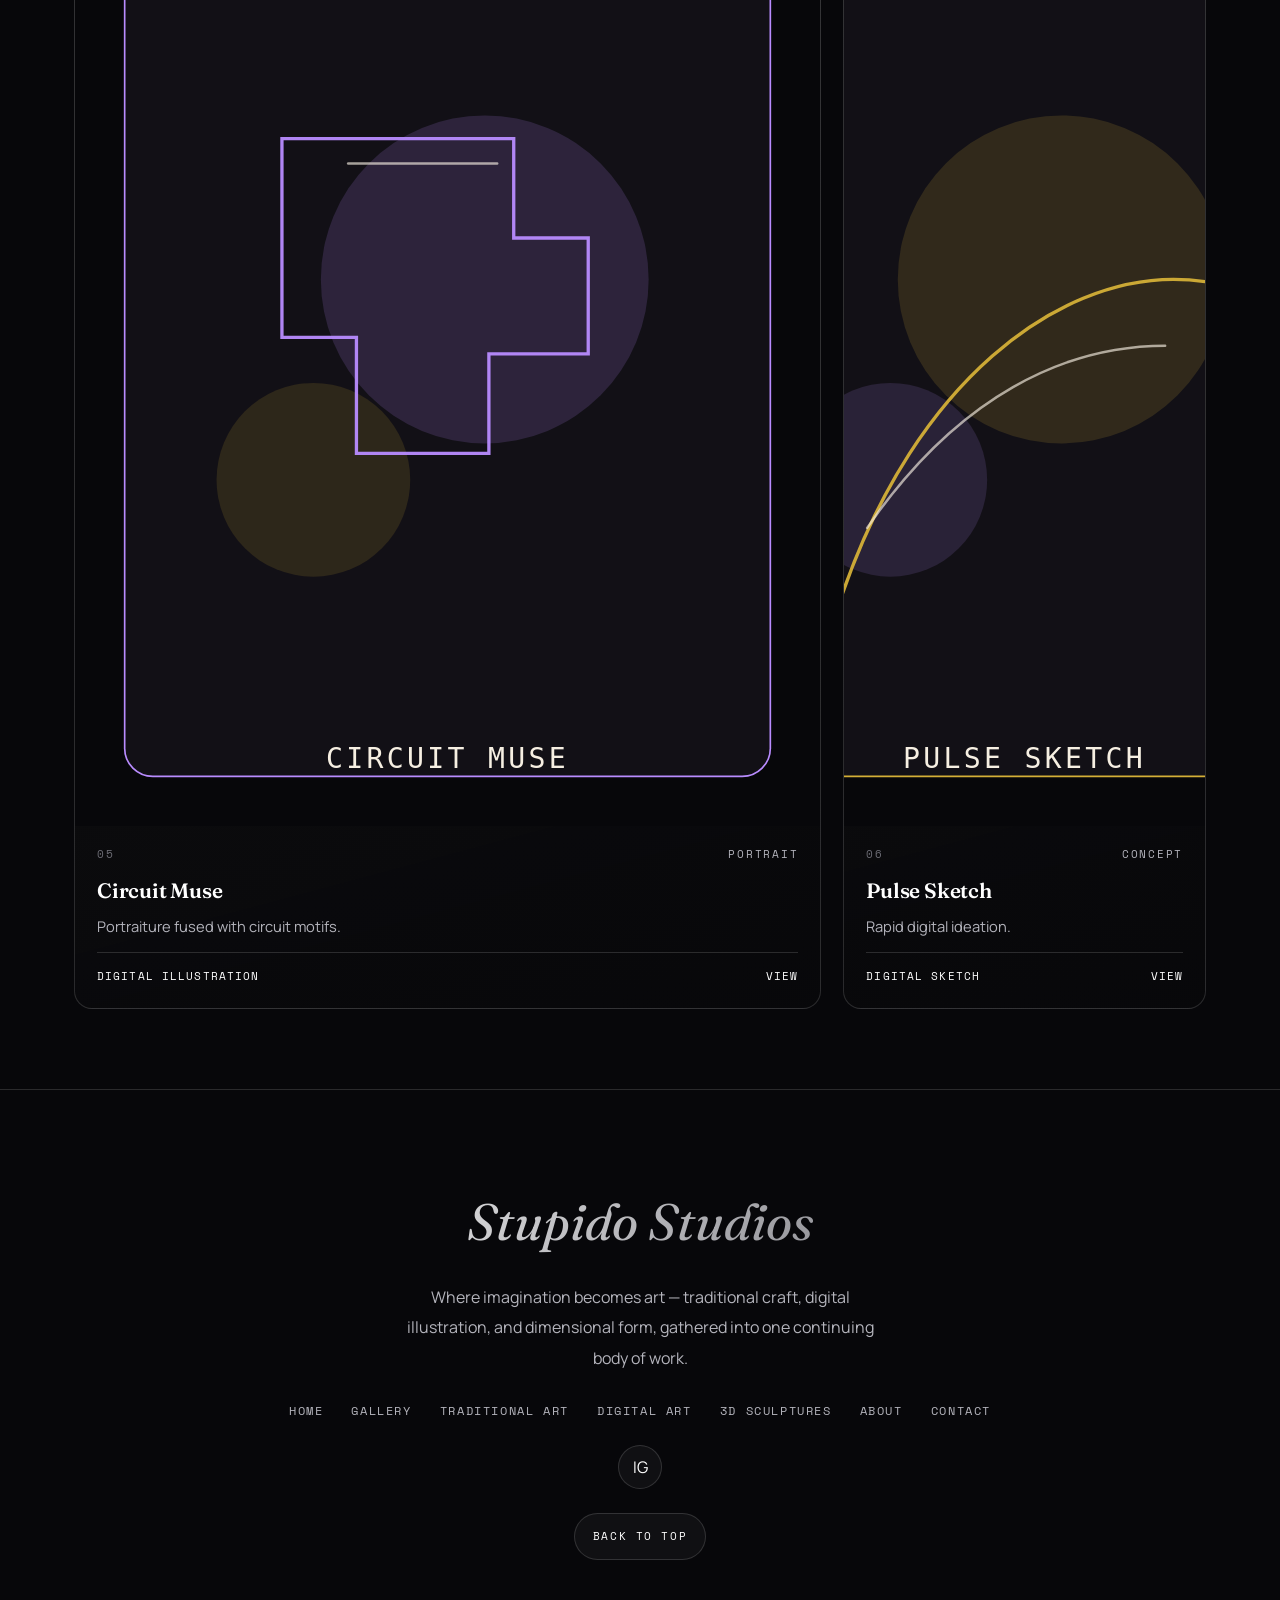
<file: Digi_arts.html>
<!DOCTYPE html>
<!DOCTYPE html>

<html lang="en">
<head>
<meta charset="utf-8"/>
<meta content="width=device-width, initial-scale=1.0" name="viewport"/>
<meta content="Digital Art collection by S. J. Srihari Haran at Stupido Studios — vivid digital illustration and concept work." name="description"/>
<meta content="#07070a" name="theme-color"/>
<link href="data:image/svg+xml,%3Csvg xmlns='http://www.w3.org/2000/svg' viewBox='0 0 100 100'%3E%3Crect width='100' height='100' rx='20' fill='%2307070a'/%3E%3Ctext x='50' y='68' font-size='58' text-anchor='middle' fill='%23d4af37' font-family='Georgia,serif' font-style='italic'%3ES%3C/text%3E%3C/svg%3E" rel="icon"/>
<meta content="Digital Art | Stupido Studios" property="og:title"/>
<meta content="Digital Art collection by S. J. Srihari Haran at Stupido Studios — vivid digital illustration and concept work." property="og:description"/>
<meta content="website" property="og:type"/>
<link href="Digi_arts.html" rel="canonical"/>
<meta content="assets/nocturne-portrait.svg" property="og:image"/>
<meta content="Digi_arts.html" property="og:url"/>
<title>Digital Art | Stupido Studios</title>
<script>document.documentElement.classList.add('js');</script>
<link href="https://fonts.googleapis.com" rel="preconnect"/>
<link crossorigin="" href="https://fonts.gstatic.com" rel="preconnect"/>
<link href="https://fonts.googleapis.com/css2?family=Fraunces:ital,opsz,wght@0,9..144,300;0,9..144,600;1,9..144,500;1,9..144,600&amp;family=Manrope:wght@300;400;500;600;700;800&amp;family=Space+Mono:wght@400;700&amp;display=swap" rel="stylesheet"/>
<link href="styles.css" rel="stylesheet"/>
</head>
<body>
<a class="skip-link" href="#main-content">Skip to content</a>
<canvas aria-hidden="true" id="ink-canvas"></canvas>
<div aria-hidden="true" class="grain-overlay"></div>
<div aria-hidden="true" class="vignette"></div>
<div class="loading-screen" id="loading-screen">
<div class="loading-screen__content">
<div class="loading-mark">Stupido</div>
<div class="loading-screen__label">Studios</div>
<div class="loading-bar"><span></span></div>
</div>
</div>
<header class="site-header">
<a class="brand" href="index.html"><span>Stupido</span> Studios</a>
<button aria-expanded="false" aria-label="Toggle navigation" class="menu-toggle magnetic" type="button">☰</button>
<nav aria-label="Primary navigation" class="site-nav">
<a class="nav-link" href="index.html#home">Home</a>
<a class="nav-link" href="index.html#gallery">Gallery</a>
<a class="nav-link" href="T_arts.html">Traditional Art</a>
<a class="nav-link active" href="Digi_arts.html">Digital Art</a>
<a class="nav-link" href="3D_sculpts.html">3D Sculptures</a>
<a class="nav-link" href="index.html#about">About</a>
<a class="nav-link" href="index.html#contact">Contact</a>
</nav>
</header>
<main id="main-content">
<section class="hero" id="digital-hero">
<div class="hero-inner">
<div class="hero-content reveal">
<div class="hero-eyebrow-row"><span class="hero-kicker">Color • Atmosphere • Rhythm</span></div>
<h1>Digital <em>Art</em></h1>
<p class="hero-subtitle">Illustration built for immersive storytelling.</p>
<p class="hero-intro">A collection of digital portraits, environments, and concept pieces — each one designed around color, light, and visual rhythm.</p>
<div class="hero-actions">
<a class="btn btn-primary magnetic" href="#gallery">View Gallery</a><a class="btn btn-secondary magnetic" href="index.html">Back to Studio</a>
</div>
</div>
<div aria-hidden="true" class="hero-plate reveal">
<div class="hero-plate-tag">Collection II<strong>Digital Art</strong></div>
</div>
</div>
</section>
<section class="section" id="gallery">
<div class="section-heading reveal">
<p class="eyebrow">Curated Archive</p>
<h2>Digital Art</h2>
<p>Click any piece to enter a refined fullscreen viewing experience.</p>
</div>
<div class="gallery-filters reveal">
<button class="filter-chip magnetic active" data-filter="all" type="button">All</button>
<button class="filter-chip magnetic" data-filter="Portrait" type="button">Portrait</button>
<button class="filter-chip magnetic" data-filter="Environment" type="button">Environment</button>
<button class="filter-chip magnetic" data-filter="Concept" type="button">Concept</button>
</div>
<div class="gallery-grid">
<article class="plate reveal plate--tall" data-category="Portrait" data-description="A moody digital portrait built entirely from light — soft rim glow against a near-black ground." data-dimensions="1800 × 2400 px" data-image="assets/nocturne-portrait.svg" data-medium="Digital painting" data-title="Nocturne Portrait" data-year="2025">
<div class="plate-visual"><img alt="Nocturne Portrait" data-srcset="" loading="lazy" sizes="(max-width: 720px) 100vw, (max-width: 980px) 50vw, 33vw" src="assets/nocturne-portrait.svg"/></div>
<div class="plate-content">
<div class="plate-meta"><span>01</span><span>Portrait</span></div>
<h3>Nocturne Portrait</h3>
<p>A moody, light-driven digital portrait.</p>
<div class="plate-foot"><span>Digital painting</span><span>View</span></div>
</div>
</article>
<article class="plate reveal plate--wide" data-category="Environment" data-description="A layered environment piece imagining a city skyline dissolving into dusk haze." data-dimensions="2400 × 1600 px" data-image="assets/horizon-city.svg" data-medium="Digital illustration" data-title="Horizon City" data-year="2025">
<div class="plate-visual"><img alt="Horizon City" data-srcset="" loading="lazy" sizes="(max-width: 720px) 100vw, (max-width: 980px) 50vw, 33vw" src="assets/horizon-city.svg"/></div>
<div class="plate-content">
<div class="plate-meta"><span>02</span><span>Environment</span></div>
<h3>Horizon City</h3>
<p>A layered cityscape at dusk.</p>
<div class="plate-foot"><span>Digital illustration</span><span>View</span></div>
</div>
</article>
<article class="plate reveal" data-category="Concept" data-description="A dreamlike concept piece built from soft cosmic gradients and quiet orbiting forms." data-dimensions="2000 × 2600 px" data-image="assets/celestial-dream.svg" data-medium="Digital concept art" data-title="Celestial Dream" data-year="2024">
<div class="plate-visual"><img alt="Celestial Dream" data-srcset="" loading="lazy" sizes="(max-width: 720px) 100vw, (max-width: 980px) 50vw, 33vw" src="assets/celestial-dream.svg"/></div>
<div class="plate-content">
<div class="plate-meta"><span>03</span><span>Concept</span></div>
<h3>Celestial Dream</h3>
<p>Soft cosmic gradients and orbiting forms.</p>
<div class="plate-foot"><span>Digital concept art</span><span>View</span></div>
</div>
</article>
<article class="plate reveal" data-category="Environment" data-description="An electric-lit terrain study, contrasting saturated neon against near-total darkness." data-dimensions="2200 × 1500 px" data-image="assets/neon-landscape.svg" data-medium="Digital illustration" data-title="Neon Landscape" data-year="2024">
<div class="plate-visual"><img alt="Neon Landscape" data-srcset="" loading="lazy" sizes="(max-width: 720px) 100vw, (max-width: 980px) 50vw, 33vw" src="assets/neon-landscape.svg"/></div>
<div class="plate-content">
<div class="plate-meta"><span>04</span><span>Environment</span></div>
<h3>Neon Landscape</h3>
<p>Electric color against dark terrain.</p>
<div class="plate-foot"><span>Digital illustration</span><span>View</span></div>
</div>
</article>
<article class="plate reveal plate--large" data-category="Portrait" data-description="A portrait fused with circuit-board motifs, bridging the organic and the engineered." data-dimensions="1800 × 2200 px" data-image="assets/circuit-muse.svg" data-medium="Digital illustration" data-title="Circuit Muse" data-year="2025">
<div class="plate-visual"><img alt="Circuit Muse" data-srcset="" loading="lazy" sizes="(max-width: 720px) 100vw, (max-width: 980px) 50vw, 33vw" src="assets/circuit-muse.svg"/></div>
<div class="plate-content">
<div class="plate-meta"><span>05</span><span>Portrait</span></div>
<h3>Circuit Muse</h3>
<p>Portraiture fused with circuit motifs.</p>
<div class="plate-foot"><span>Digital illustration</span><span>View</span></div>
</div>
</article>
<article class="plate reveal" data-category="Concept" data-description="A rapid digital sketch capturing an idea before it resolves into a finished illustration." data-dimensions="1600 × 2000 px" data-image="assets/pulse-sketch.svg" data-medium="Digital sketch" data-title="Pulse Sketch" data-year="2024">
<div class="plate-visual"><img alt="Pulse Sketch" data-srcset="" loading="lazy" sizes="(max-width: 720px) 100vw, (max-width: 980px) 50vw, 33vw" src="assets/pulse-sketch.svg"/></div>
<div class="plate-content">
<div class="plate-meta"><span>06</span><span>Concept</span></div>
<h3>Pulse Sketch</h3>
<p>Rapid digital ideation.</p>
<div class="plate-foot"><span>Digital sketch</span><span>View</span></div>
</div>
</article>
</div>
</section>
</main>
<footer class="site-footer">
<div class="footer-content reveal">
<div class="footer-mark">Stupido Studios</div>
<p class="footer-quote">Where imagination becomes art — traditional craft, digital illustration, and dimensional form, gathered into one continuing body of work.</p>
<nav aria-label="Quick links" class="footer-links">
<a href="index.html">Home</a>
<a href="index.html#gallery">Gallery</a>
<a href="T_arts.html">Traditional Art</a>
<a href="Digi_arts.html">Digital Art</a>
<a href="3D_sculpts.html">3D Sculptures</a>
<a href="index.html#about">About</a>
<a href="index.html#contact">Contact</a>
</nav>
<div class="footer-socials">
<a aria-label="Instagram" href="https://www.instagram.com/stupido_studios" rel="noopener noreferrer" target="_blank">IG</a>
</div>
<button class="back-to-top" type="button">Back to top</button>
</div>
</footer>
<div aria-label="Artwork preview" aria-modal="true" class="lightbox" id="lightbox" role="dialog">
<div class="lightbox-card">
<button aria-label="Close preview" class="lightbox-close" type="button">×</button>
<div class="lightbox-image" id="lightbox-image"></div>
<div class="lightbox-body">
<h3 id="lightbox-title"></h3>
<p id="lightbox-description"></p>
<div class="lightbox-meta" id="lightbox-meta"></div>
<div class="lightbox-toolbar">
<div>
<button aria-label="Previous artwork" id="lightbox-prev" type="button">← Prev</button>
<button aria-label="Next artwork" id="lightbox-next" type="button">Next →</button>
</div>
<button id="lightbox-zoom" type="button">Zoom</button>
</div>
</div>
</div>
</div>
<script defer="True" src="script.js"></script></body>
</html>
</file>
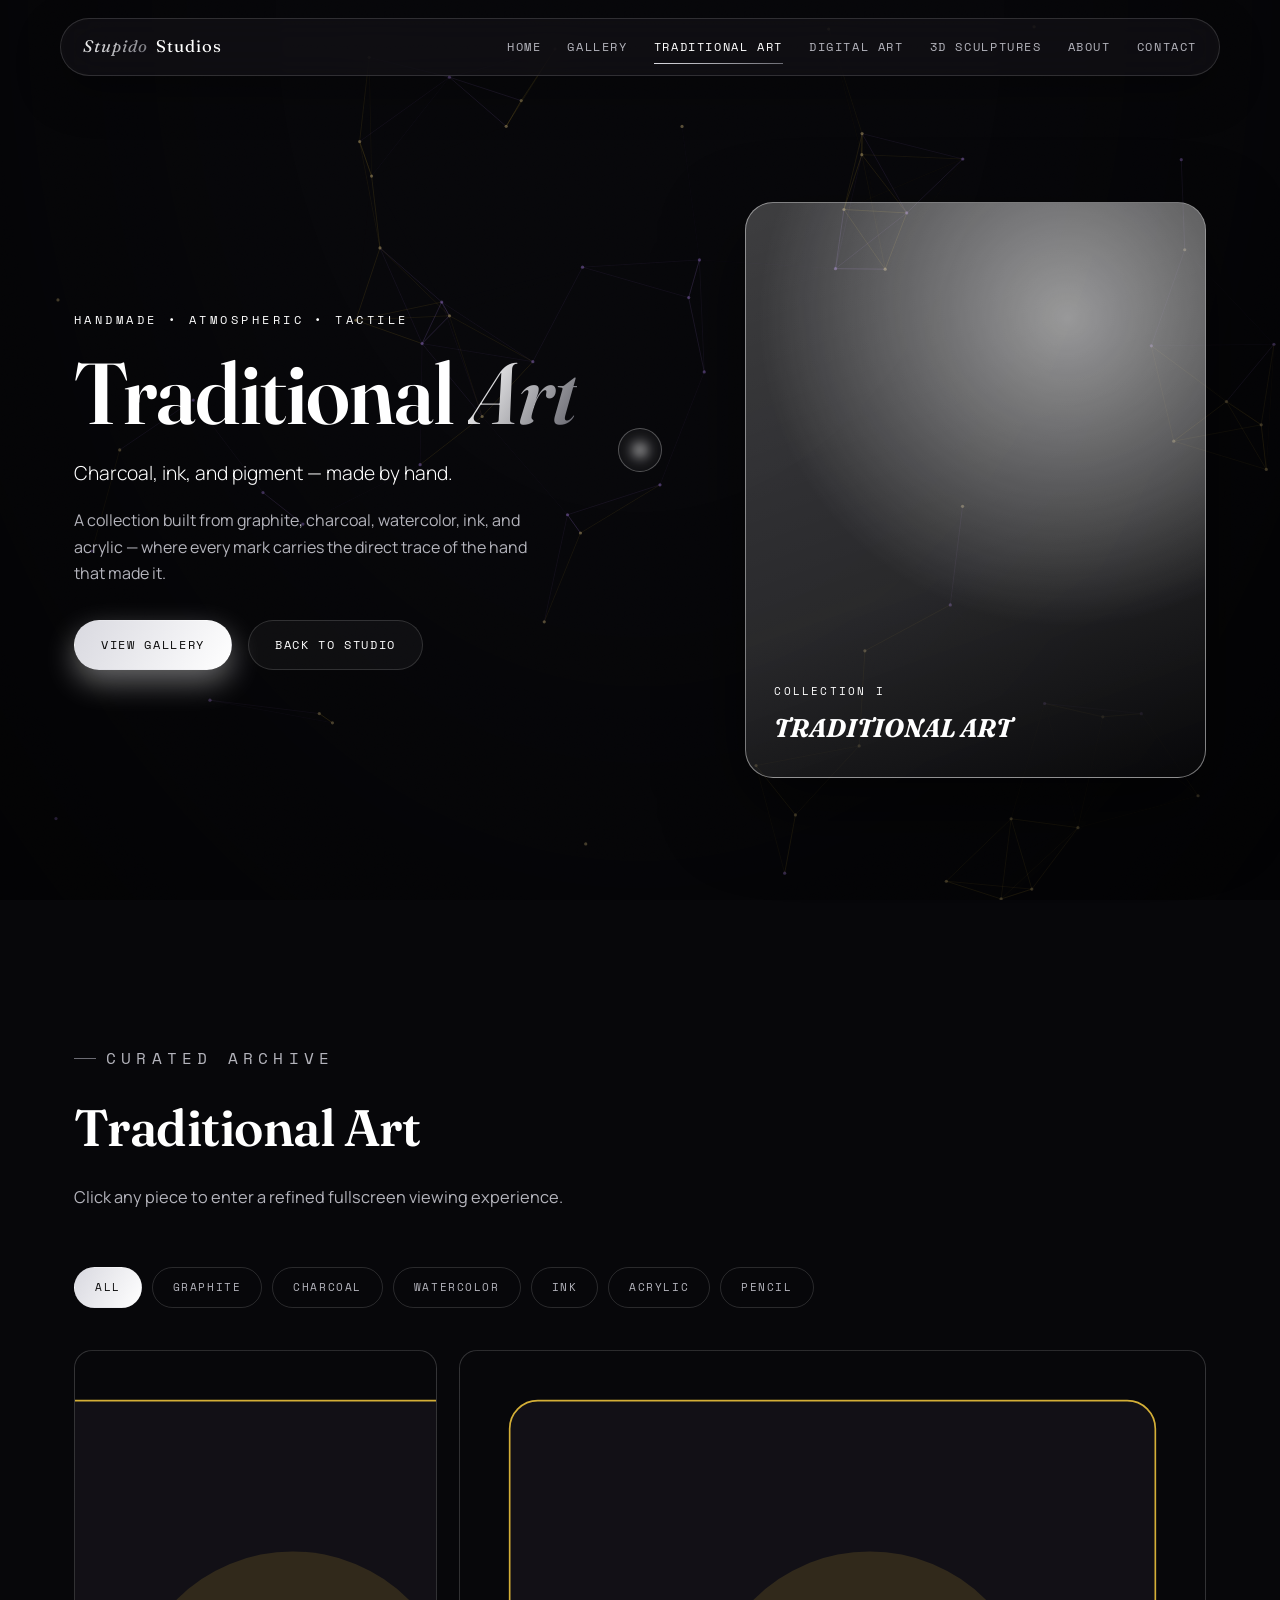
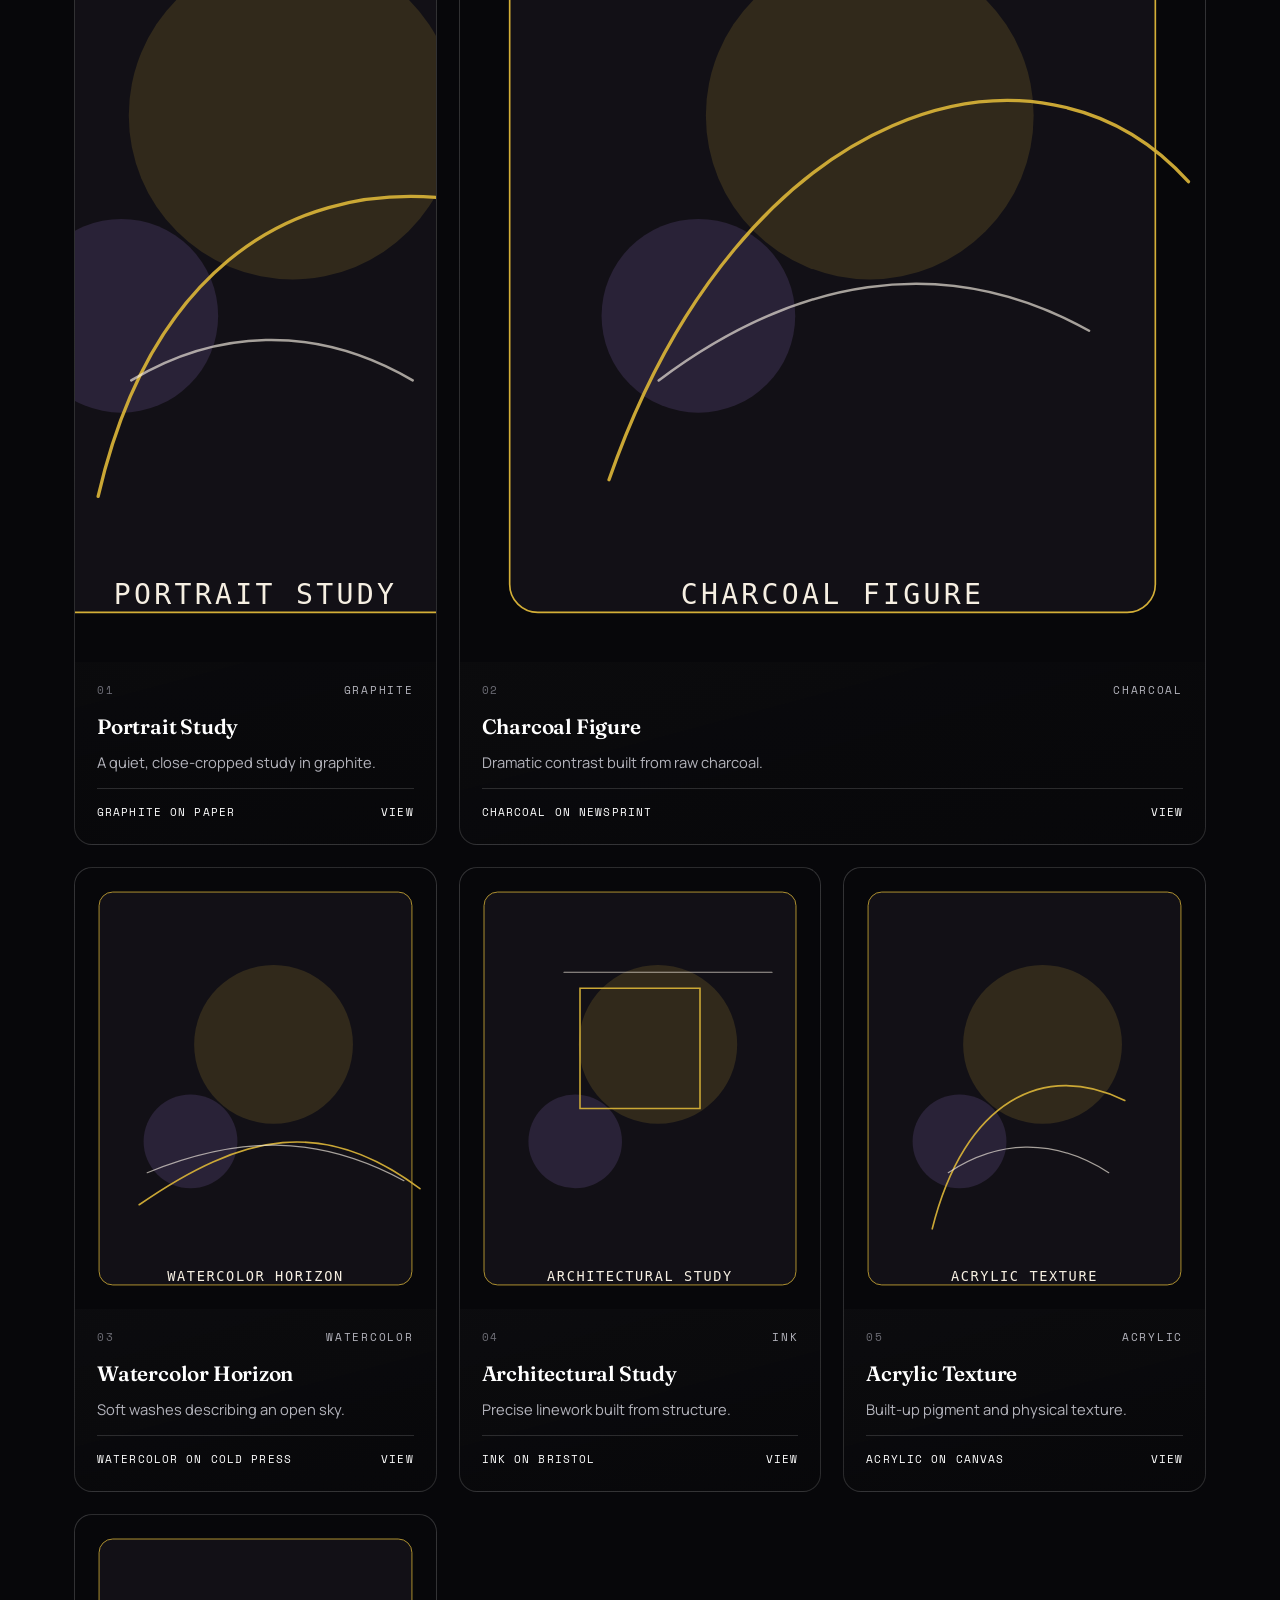
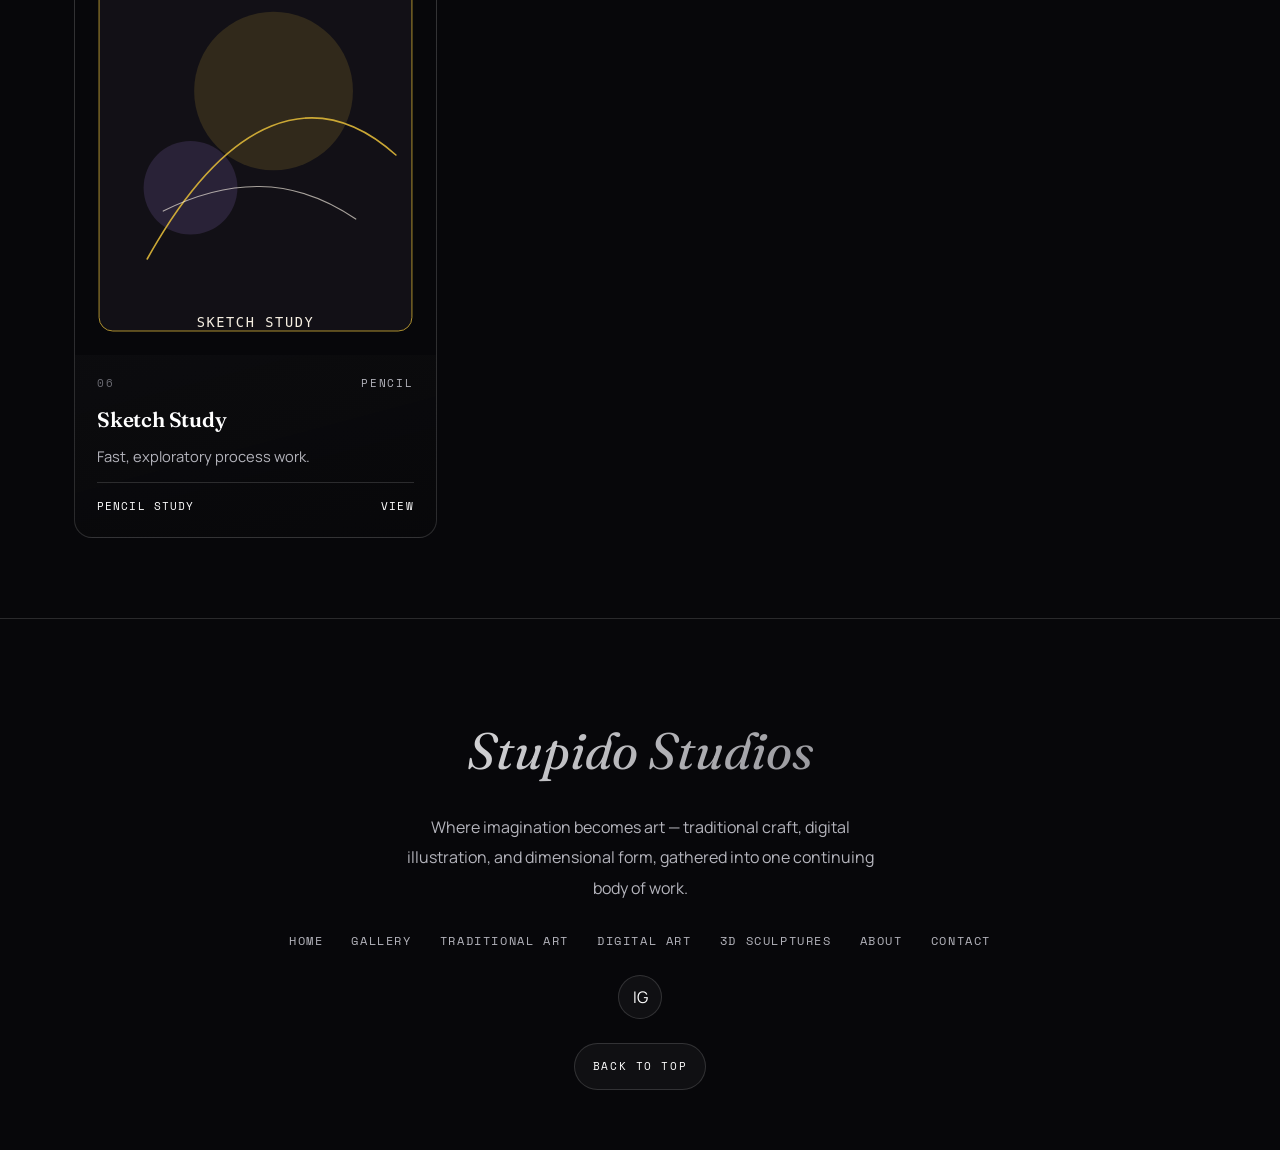
<file: T_arts.html>
<!DOCTYPE html>
<!DOCTYPE html>

<html lang="en">
<head>
<meta charset="utf-8"/>
<meta content="width=device-width, initial-scale=1.0" name="viewport"/>
<meta content="Traditional Art collection by S. J. Srihari Haran at Stupido Studios — an elegant online gallery of handmade artworks." name="description"/>
<meta content="#07070a" name="theme-color"/>
<link href="data:image/svg+xml,%3Csvg xmlns='http://www.w3.org/2000/svg' viewBox='0 0 100 100'%3E%3Crect width='100' height='100' rx='20' fill='%2307070a'/%3E%3Ctext x='50' y='68' font-size='58' text-anchor='middle' fill='%23d4af37' font-family='Georgia,serif' font-style='italic'%3ES%3C/text%3E%3C/svg%3E" rel="icon"/>
<meta content="Traditional Art | Stupido Studios" property="og:title"/>
<meta content="Traditional Art collection by S. J. Srihari Haran at Stupido Studios — an elegant online gallery of handmade artworks." property="og:description"/>
<meta content="website" property="og:type"/>
<link href="T_arts.html" rel="canonical"/>
<meta content="assets/portrait-study.svg" property="og:image"/>
<meta content="T_arts.html" property="og:url"/>
<title>Traditional Art | Stupido Studios</title>
<script>document.documentElement.classList.add('js');</script>
<link href="https://fonts.googleapis.com" rel="preconnect"/>
<link crossorigin="" href="https://fonts.gstatic.com" rel="preconnect"/>
<link href="https://fonts.googleapis.com/css2?family=Fraunces:ital,opsz,wght@0,9..144,300;0,9..144,600;1,9..144,500;1,9..144,600&amp;family=Manrope:wght@300;400;500;600;700;800&amp;family=Space+Mono:wght@400;700&amp;display=swap" rel="stylesheet"/>
<link href="styles.css" rel="stylesheet"/>
</head>
<body>
<a class="skip-link" href="#main-content">Skip to content</a>
<canvas aria-hidden="true" id="ink-canvas"></canvas>
<div aria-hidden="true" class="grain-overlay"></div>
<div aria-hidden="true" class="vignette"></div>
<div class="loading-screen" id="loading-screen">
<div class="loading-screen__content">
<div class="loading-mark">Stupido</div>
<div class="loading-screen__label">Studios</div>
<div class="loading-bar"><span></span></div>
</div>
</div>
<header class="site-header">
<a class="brand" href="index.html"><span>Stupido</span> Studios</a>
<button aria-expanded="false" aria-label="Toggle navigation" class="menu-toggle magnetic" type="button">☰</button>
<nav aria-label="Primary navigation" class="site-nav">
<a class="nav-link" href="index.html#home">Home</a>
<a class="nav-link" href="index.html#gallery">Gallery</a>
<a class="nav-link active" href="T_arts.html">Traditional Art</a>
<a class="nav-link" href="Digi_arts.html">Digital Art</a>
<a class="nav-link" href="3D_sculpts.html">3D Sculptures</a>
<a class="nav-link" href="index.html#about">About</a>
<a class="nav-link" href="index.html#contact">Contact</a>
</nav>
</header>
<main id="main-content">
<section class="hero" id="traditional-hero">
<div class="hero-inner">
<div class="hero-content reveal">
<div class="hero-eyebrow-row"><span class="hero-kicker">Handmade • Atmospheric • Tactile</span></div>
<h1>Traditional <em>Art</em></h1>
<p class="hero-subtitle">Charcoal, ink, and pigment — made by hand.</p>
<p class="hero-intro">A collection built from graphite, charcoal, watercolor, ink, and acrylic — where every mark carries the direct trace of the hand that made it.</p>
<div class="hero-actions">
<a class="btn btn-primary magnetic" href="#gallery">View Gallery</a><a class="btn btn-secondary magnetic" href="index.html">Back to Studio</a>
</div>
</div>
<div aria-hidden="true" class="hero-plate reveal">
<div class="hero-plate-tag">Collection I<strong>Traditional Art</strong></div>
</div>
</div>
</section>
<section class="section" id="gallery">
<div class="section-heading reveal">
<p class="eyebrow">Curated Archive</p>
<h2>Traditional Art</h2>
<p>Click any piece to enter a refined fullscreen viewing experience.</p>
</div>
<div class="gallery-filters reveal">
<button class="filter-chip magnetic active" data-filter="all" type="button">All</button>
<button class="filter-chip magnetic" data-filter="Graphite" type="button">Graphite</button>
<button class="filter-chip magnetic" data-filter="Charcoal" type="button">Charcoal</button>
<button class="filter-chip magnetic" data-filter="Watercolor" type="button">Watercolor</button>
<button class="filter-chip magnetic" data-filter="Ink" type="button">Ink</button>
<button class="filter-chip magnetic" data-filter="Acrylic" type="button">Acrylic</button>
<button class="filter-chip magnetic" data-filter="Pencil" type="button">Pencil</button>
</div>
<div class="gallery-grid">
<article class="plate reveal plate--tall" data-category="Graphite" data-description="A quiet, close study built from layered graphite tones, exploring likeness through light and restraint." data-dimensions="16 × 20 in" data-image="assets/portrait-study.svg" data-medium="Graphite on paper" data-title="Portrait Study" data-year="2024">
<div class="plate-visual"><img alt="Portrait Study" data-srcset="" loading="lazy" sizes="(max-width: 720px) 100vw, (max-width: 980px) 50vw, 33vw" src="assets/portrait-study.svg"/></div>
<div class="plate-content">
<div class="plate-meta"><span>01</span><span>Graphite</span></div>
<h3>Portrait Study</h3>
<p>A quiet, close-cropped study in graphite.</p>
<div class="plate-foot"><span>Graphite on paper</span><span>View</span></div>
</div>
</article>
<article class="plate reveal plate--wide" data-category="Charcoal" data-description="A figure rendered in sweeping charcoal strokes, built for dramatic contrast and physical presence." data-dimensions="24 × 36 in" data-image="assets/charcoal-figure.svg" data-medium="Charcoal on newsprint" data-title="Charcoal Figure" data-year="2024">
<div class="plate-visual"><img alt="Charcoal Figure" data-srcset="" loading="lazy" sizes="(max-width: 720px) 100vw, (max-width: 980px) 50vw, 33vw" src="assets/charcoal-figure.svg"/></div>
<div class="plate-content">
<div class="plate-meta"><span>02</span><span>Charcoal</span></div>
<h3>Charcoal Figure</h3>
<p>Dramatic contrast built from raw charcoal.</p>
<div class="plate-foot"><span>Charcoal on newsprint</span><span>View</span></div>
</div>
</article>
<article class="plate reveal" data-category="Watercolor" data-description="Loose, atmospheric washes describing an open horizon, letting the pigment pool and bleed with the paper's grain." data-dimensions="18 × 24 in" data-image="assets/watercolor-horizon.svg" data-medium="Watercolor on cold press" data-title="Watercolor Horizon" data-year="2023">
<div class="plate-visual"><img alt="Watercolor Horizon" data-srcset="" loading="lazy" sizes="(max-width: 720px) 100vw, (max-width: 980px) 50vw, 33vw" src="assets/watercolor-horizon.svg"/></div>
<div class="plate-content">
<div class="plate-meta"><span>03</span><span>Watercolor</span></div>
<h3>Watercolor Horizon</h3>
<p>Soft washes describing an open sky.</p>
<div class="plate-foot"><span>Watercolor on cold press</span><span>View</span></div>
</div>
</article>
<article class="plate reveal" data-category="Ink" data-description="Precise architectural linework, built up from structural volumes and a single confident contour." data-dimensions="12 × 16 in" data-image="assets/architectural-study.svg" data-medium="Ink on bristol" data-title="Architectural Study" data-year="2024">
<div class="plate-visual"><img alt="Architectural Study" data-srcset="" loading="lazy" sizes="(max-width: 720px) 100vw, (max-width: 980px) 50vw, 33vw" src="assets/architectural-study.svg"/></div>
<div class="plate-content">
<div class="plate-meta"><span>04</span><span>Ink</span></div>
<h3>Architectural Study</h3>
<p>Precise linework built from structure.</p>
<div class="plate-foot"><span>Ink on bristol</span><span>View</span></div>
</div>
</article>
<article class="plate reveal plate--tall" data-category="Acrylic" data-description="Thick, built-up acrylic passages where the texture of the paint carries as much meaning as the image." data-dimensions="20 × 28 in" data-image="assets/acrylic-texture.svg" data-medium="Acrylic on canvas" data-title="Acrylic Texture" data-year="2025">
<div class="plate-visual"><img alt="Acrylic Texture" data-srcset="" loading="lazy" sizes="(max-width: 720px) 100vw, (max-width: 980px) 50vw, 33vw" src="assets/acrylic-texture.svg"/></div>
<div class="plate-content">
<div class="plate-meta"><span>05</span><span>Acrylic</span></div>
<h3>Acrylic Texture</h3>
<p>Built-up pigment and physical texture.</p>
<div class="plate-foot"><span>Acrylic on canvas</span><span>View</span></div>
</div>
</article>
<article class="plate reveal" data-category="Pencil" data-description="A fast exploratory study, kept loose on purpose to preserve the energy of the first idea." data-dimensions="9 × 12 in" data-image="assets/sketch-study.svg" data-medium="Pencil study" data-title="Sketch Study" data-year="2023">
<div class="plate-visual"><img alt="Sketch Study" data-srcset="" loading="lazy" sizes="(max-width: 720px) 100vw, (max-width: 980px) 50vw, 33vw" src="assets/sketch-study.svg"/></div>
<div class="plate-content">
<div class="plate-meta"><span>06</span><span>Pencil</span></div>
<h3>Sketch Study</h3>
<p>Fast, exploratory process work.</p>
<div class="plate-foot"><span>Pencil study</span><span>View</span></div>
</div>
</article>
</div>
</section>
</main>
<footer class="site-footer">
<div class="footer-content reveal">
<div class="footer-mark">Stupido Studios</div>
<p class="footer-quote">Where imagination becomes art — traditional craft, digital illustration, and dimensional form, gathered into one continuing body of work.</p>
<nav aria-label="Quick links" class="footer-links">
<a href="index.html">Home</a>
<a href="index.html#gallery">Gallery</a>
<a href="T_arts.html">Traditional Art</a>
<a href="Digi_arts.html">Digital Art</a>
<a href="3D_sculpts.html">3D Sculptures</a>
<a href="index.html#about">About</a>
<a href="index.html#contact">Contact</a>
</nav>
<div class="footer-socials">
<a aria-label="Instagram" href="https://www.instagram.com/stupido_studios" rel="noopener noreferrer" target="_blank">IG</a>
</div>
<button class="back-to-top" type="button">Back to top</button>
</div>
</footer>
<div aria-label="Artwork preview" aria-modal="true" class="lightbox" id="lightbox" role="dialog">
<div class="lightbox-card">
<button aria-label="Close preview" class="lightbox-close" type="button">×</button>
<div class="lightbox-image" id="lightbox-image"></div>
<div class="lightbox-body">
<h3 id="lightbox-title"></h3>
<p id="lightbox-description"></p>
<div class="lightbox-meta" id="lightbox-meta"></div>
<div class="lightbox-toolbar">
<div>
<button aria-label="Previous artwork" id="lightbox-prev" type="button">← Prev</button>
<button aria-label="Next artwork" id="lightbox-next" type="button">Next →</button>
</div>
<button id="lightbox-zoom" type="button">Zoom</button>
</div>
</div>
</div>
</div>
<script defer="True" src="script.js"></script></body>
</html>
</file>
<file: styles.css>
/* ============================================================
   STUPIDO STUDIOS — shared design system
   This block is identical, byte-for-byte, on every page.
   ============================================================ */
:root {
    --void: #07070a;
    --void-soft: #101014;
    --ink: #121016;
    --ink-glass: rgba(20, 18, 24, 0.62);
    --panel: rgba(255, 255, 255, 0.05);
    --panel-strong: rgba(255, 255, 255, 0.09);
    --parchment: #ffffff;
    --muted: #b4b4bc;
    --muted-dim: #78787f;
    --gold: #d9d9e0;
    --gold-bright: #ffffff;
    --volt: #6c6c74;
    --volt-soft: rgba(255, 255, 255, 0.28);
    --border: rgba(255, 255, 255, 0.14);
    --border-gold: rgba(255, 255, 255, 0.45);
    --shadow: 0 30px 80px rgba(0, 0, 0, 0.55);
    --radius-lg: 28px;
    --radius-md: 18px;
    --radius-sm: 10px;
    --ease: cubic-bezier(.16, 1, .3, 1);
    --font-display: "Fraunces", "Times New Roman", serif;
    --font-body: "Manrope", "Segoe UI", sans-serif;
    --font-mono: "Space Mono", "Courier New", monospace;
}

* { box-sizing: border-box; margin: 0; padding: 0; }
html { scroll-behavior: smooth; }
html, body { background: var(--void); }

body {
    font-family: var(--font-body);
    color: var(--parchment);
    line-height: 1.65;
    overflow-x: hidden;
    min-height: 100vh;
    position: relative;
}

a { color: inherit; text-decoration: none; }
button { font: inherit; }
img { max-width: 100%; display: block; }
h1, h2, h3 { font-family: var(--font-display); font-weight: 600; letter-spacing: -0.01em; }

::selection { background: var(--gold); color: #0a0a0a; }

::-webkit-scrollbar { width: 10px; }
::-webkit-scrollbar-track { background: var(--void); }
::-webkit-scrollbar-thumb { background: linear-gradient(var(--gold), var(--volt)); border-radius: 10px; }

:focus-visible {
    outline: 2px solid var(--volt);
    outline-offset: 3px;
    border-radius: 4px;
}

.skip-link {
    position: absolute;
    left: -999px;
    top: 0;
    background: var(--parchment);
    color: #0a0a0a;
    padding: 12px 18px;
    z-index: 4000;
    font-family: var(--font-mono);
    font-size: 0.85rem;
}
.skip-link:focus { left: 16px; top: 16px; }

.sr-only {
    position: absolute; width: 1px; height: 1px; padding: 0; margin: -1px;
    overflow: hidden; clip: rect(0,0,0,0); white-space: nowrap; border: 0;
}

/* ---------- Signature: generative ink-thread canvas ---------- */
#ink-canvas {
    position: fixed;
    inset: 0;
    z-index: 0;
    width: 100%;
    height: 100%;
    opacity: 0.65;
    pointer-events: none;
}

.grain-overlay {
    position: fixed;
    inset: 0;
    z-index: 1;
    pointer-events: none;
    opacity: 0.05;
    mix-blend-mode: overlay;
    background-image: url("data:image/svg+xml,%3Csvg xmlns='http://www.w3.org/2000/svg' width='120' height='120'%3E%3Cfilter id='n'%3E%3CfeTurbulence type='fractalNoise' baseFrequency='0.9' numOctaves='2' stitchTiles='stitch'/%3E%3C/filter%3E%3Crect width='100%25' height='100%25' filter='url(%23n)'/%3E%3C/svg%3E");
}

.vignette {
    position: fixed;
    inset: 0;
    z-index: 1;
    pointer-events: none;
    background: radial-gradient(ellipse at 50% 0%, transparent 40%, rgba(0,0,0,0.55) 100%);
}

/* ---------- Custom cursor ---------- */
.cursor-dot, .cursor-follower, .cursor-label {
    position: fixed;
    pointer-events: none;
    z-index: 3000;
    top: 0; left: 0;
    transform: translate(-50%, -50%);
    transition: width .25s var(--ease), height .25s var(--ease), opacity .25s ease, border-color .25s ease, background .25s ease;
    will-change: transform;
}
.cursor-dot {
    width: 8px; height: 8px; border-radius: 50%;
    background: var(--gold-bright);
    box-shadow: 0 0 12px 2px rgba(255,255,255,0.85);
}
.cursor-dot.active { width: 5px; height: 5px; background: var(--volt); box-shadow: 0 0 14px 3px rgba(255,255,255,0.9); }
.cursor-follower {
    width: 44px; height: 44px; border-radius: 50%;
    border: 1px solid rgba(255,255,255,0.28);
    background: rgba(255,255,255,0.03);
    backdrop-filter: blur(6px);
    mix-blend-mode: screen;
}
.cursor-follower.active {
    width: 78px; height: 78px;
    border-color: rgba(255,255,255,0.7);
    background: rgba(255,255,255,0.16);
}
.cursor-label {
    padding: 7px 14px;
    border-radius: 999px;
    background: var(--parchment);
    color: #0a0a0a;
    font-family: var(--font-mono);
    font-size: 0.68rem;
    letter-spacing: 0.22em;
    text-transform: uppercase;
    opacity: 0;
    transform: translate(12px, -26px) scale(0.85);
}
.cursor-label.visible { opacity: 1; transform: translate(12px, -26px) scale(1); }

@media (pointer: coarse) {
    .cursor-dot, .cursor-follower, .cursor-label { display: none; }
}

/* ---------- Loading screen ---------- */
.loading-screen {
    display: none;
    position: fixed; inset: 0; background: var(--void);
    display: grid; place-items: center; z-index: 9999;
    transition: opacity .9s var(--ease), visibility .9s var(--ease);
}
html.js .loading-screen { display: grid; }
.loading-screen.fade-out { opacity: 0; visibility: hidden; }
.loading-screen__content { text-align: center; max-width: 320px; }
.loading-mark {
    font-family: var(--font-display);
    font-style: italic;
    font-size: 2.4rem;
    letter-spacing: 0.02em;
    margin-bottom: 18px;
    background: linear-gradient(120deg, var(--gold-bright), var(--volt));
    -webkit-background-clip: text;
    background-clip: text;
    color: transparent;
}
.loading-screen__label {
    font-family: var(--font-mono);
    font-size: 0.78rem;
    letter-spacing: 0.42em;
    text-transform: uppercase;
    color: var(--muted);
    margin-bottom: 16px;
}
.loading-bar { height: 2px; border-radius: 999px; background: rgba(255,255,255,0.12); overflow: hidden; }
.loading-bar span {
    display: block; width: 0; height: 100%;
    background: linear-gradient(90deg, var(--gold), var(--volt));
    animation: loadingBar 1.6s var(--ease) forwards;
}
@keyframes loadingBar { to { width: 100%; } }

/* ---------- Header ---------- */
.site-header {
    position: fixed; top: 18px; left: 50%; transform: translateX(-50%);
    width: min(1160px, calc(100% - 32px));
    padding: 14px 22px;
    display: flex; align-items: center; justify-content: space-between;
    background: var(--ink-glass);
    backdrop-filter: blur(20px) saturate(140%);
    border: 1px solid var(--border);
    border-radius: 999px;
    box-shadow: 0 16px 44px rgba(0,0,0,0.35);
    z-index: 1200;
    transition: background .35s ease, border-color .35s ease, box-shadow .35s ease;
}
.site-header.scrolled {
    background: rgba(10, 9, 12, 0.86);
    border-color: var(--border-gold);
    box-shadow: 0 18px 50px rgba(0,0,0,0.5);
}
.brand {
    font-family: var(--font-display);
    font-size: 1.05rem;
    letter-spacing: 0.06em;
    display: flex; align-items: center; gap: 8px;
}
.brand span {
    font-style: italic;
    background: linear-gradient(120deg, var(--gold-bright), var(--volt));
    -webkit-background-clip: text; background-clip: text; color: transparent;
}
.menu-toggle {
    display: none; width: 40px; height: 40px; border-radius: 50%;
    border: 1px solid var(--border); background: transparent; color: var(--parchment);
    cursor: pointer; font-size: 1rem;
}
.site-nav { display: flex; align-items: center; gap: 26px; }
.nav-link {
    position: relative;
    font-family: var(--font-mono);
    font-size: 0.72rem;
    letter-spacing: 0.14em;
    text-transform: uppercase;
    color: var(--muted);
    padding: 4px 0;
    transition: color .25s ease;
}
.nav-link::after {
    content: ""; position: absolute; left: 0; bottom: -4px; width: 0; height: 1px;
    background: linear-gradient(90deg, var(--gold), var(--volt));
    transition: width .3s var(--ease);
}
.nav-link:hover, .nav-link.active { color: var(--parchment); }
.nav-link:hover::after, .nav-link.active::after { width: 100%; }

/* ---------- Buttons ---------- */
.btn {
    position: relative;
    display: inline-flex; align-items: center; justify-content: center; gap: 8px;
    padding: 14px 26px;
    border-radius: 999px;
    font-family: var(--font-mono);
    font-size: 0.74rem;
    letter-spacing: 0.14em;
    text-transform: uppercase;
    border: 1px solid transparent;
    cursor: pointer;
    isolation: isolate;
    overflow: hidden;
    transition: transform .35s var(--ease), box-shadow .35s ease;
}
.btn:active { transform: scale(0.97); }
.btn-primary {
    color: #0a0a0a;
    background: linear-gradient(120deg, var(--gold), var(--gold-bright));
    box-shadow: 0 12px 30px rgba(255,255,255,0.4);
}
.btn-primary:hover { box-shadow: 0 16px 40px rgba(255,255,255,0.55); transform: translateY(-2px); }
.btn-secondary {
    color: var(--parchment);
    border-color: var(--border);
    background: rgba(255,255,255,0.04);
}
.btn-secondary:hover { border-color: var(--border-gold); background: rgba(255,255,255,0.14); }
.btn.pulse { animation: pulseKey .22s ease; }
@keyframes pulseKey { 50% { transform: scale(0.94); } }

/* ---------- Layout helpers ---------- */
.section { position: relative; z-index: 2; max-width: 1180px; margin: 0 auto; padding: 140px 24px 40px; }
.section-heading { max-width: 640px; margin-bottom: 56px; }
.eyebrow {
    font-family: var(--font-mono); font-size: 0.72rem; letter-spacing: 0.32em; text-transform: uppercase;
    color: var(--volt); margin-bottom: 14px; display: inline-flex; align-items: center; gap: 10px;
}
.eyebrow::before { content: ""; width: 22px; height: 1px; background: var(--volt); }
.section-heading h2 { font-size: clamp(2.2rem, 4.4vw, 3.2rem); margin-bottom: 14px; }
.section-heading p { color: var(--muted); font-size: 1.02rem; max-width: 520px; }

/* ---------- Hero ---------- */
.hero {
    position: relative; z-index: 2;
    min-height: 100vh;
    display: flex; align-items: center;
    padding: 160px 24px 80px;
    max-width: 1180px; margin: 0 auto;
    gap: 40px;
}
.hero-inner { display: grid; grid-template-columns: 1.15fr 0.85fr; gap: 48px; align-items: center; width: 100%; }
.hero-content { transition: transform .2s ease, filter .2s ease; }
.hero-eyebrow-row { display: flex; align-items: center; gap: 12px; margin-bottom: 22px; }
.hero-kicker {
    font-family: var(--font-mono); font-size: 0.72rem; letter-spacing: 0.3em; text-transform: uppercase; color: var(--gold-bright);
}
.hero h1 {
    font-size: clamp(3rem, 7vw, 5.4rem);
    line-height: 0.98;
    margin-bottom: 22px;
}
.hero h1 em {
    font-style: italic;
    background: linear-gradient(120deg, var(--gold-bright) 10%, var(--volt) 90%);
    -webkit-background-clip: text; background-clip: text; color: transparent;
}
.hero-subtitle { font-size: 1.2rem; color: var(--parchment); margin-bottom: 18px; font-weight: 300; }
.hero-intro { color: var(--muted); max-width: 460px; margin-bottom: 34px; font-size: 1rem; }
.hero-actions { display: flex; gap: 16px; flex-wrap: wrap; }

.hero-plate {
    position: relative;
    aspect-ratio: 4/5;
    border-radius: var(--radius-lg);
    border: 1px solid var(--border-gold);
    background: linear-gradient(160deg, rgba(255,255,255,0.22), rgba(255,255,255,0.14) 60%, rgba(8,8,10,0.9));
    overflow: hidden;
    display: flex; align-items: flex-end;
    padding: 28px;
    box-shadow: var(--shadow);
}
.hero-plate::before {
    content: ""; position: absolute; inset: 0;
    background: radial-gradient(circle at 70% 20%, rgba(255,255,255,0.5), transparent 55%);
    mix-blend-mode: screen;
}
.hero-plate-tag {
    font-family: var(--font-mono); font-size: 0.7rem; letter-spacing: 0.2em; text-transform: uppercase;
    color: var(--parchment); position: relative; z-index: 1;
}
.hero-plate-tag strong { display: block; font-family: var(--font-display); font-style: italic; font-size: 1.6rem; margin-top: 6px; letter-spacing: 0; color: var(--gold-bright); }

/* ---------- Filter chips ---------- */
.gallery-filters { display: flex; flex-wrap: wrap; gap: 10px; margin-bottom: 42px; }
.filter-chip {
    padding: 10px 20px;
    border-radius: 999px;
    border: 1px solid var(--border);
    background: transparent;
    color: var(--muted);
    font-family: var(--font-mono);
    font-size: 0.7rem;
    letter-spacing: 0.14em;
    text-transform: uppercase;
    cursor: pointer;
    transition: all .3s var(--ease);
}
.filter-chip:hover { border-color: var(--border-gold); color: var(--parchment); }
.filter-chip.active {
    background: linear-gradient(120deg, var(--gold), var(--gold-bright));
    color: #0a0a0a; border-color: transparent;
}

/* ---------- Gallery / plate cards (shared everywhere) ---------- */
.gallery-grid {
    display: grid;
    grid-template-columns: repeat(12, minmax(0, 1fr));
    gap: 22px;
}
.plate {
    grid-column: span 4;
    position: relative;
    border-radius: var(--radius-md);
    border: 1px solid var(--border);
    background: linear-gradient(165deg, rgba(255,255,255,0.05), rgba(8,8,10,0.7));
    overflow: hidden;
    cursor: pointer;
    min-height: 340px;
    display: flex; flex-direction: column;
    transform-style: preserve-3d;
    transition: border-color .35s ease, box-shadow .35s ease, transform .12s linear;
    --pointer-x: 50%; --pointer-y: 50%;
}
.plate--wide { grid-column: span 8; }
.plate--tall { grid-column: span 4; min-height: 460px; }
.plate--large { grid-column: span 8; min-height: 460px; }
.plate::before {
    content: "";
    position: absolute; inset: 0;
    background: radial-gradient(320px circle at var(--pointer-x) var(--pointer-y), rgba(255,255,255,0.24), transparent 60%);
    opacity: 0; transition: opacity .35s ease;
    pointer-events: none;
}
.plate:hover { border-color: var(--border-gold); box-shadow: 0 26px 60px rgba(0,0,0,0.5); }
.plate:hover::before { opacity: 1; }
.plate-visual {
    position: relative;
    flex: 1;
    display: grid; place-items: center;
    overflow: hidden;
    background: linear-gradient(160deg, rgba(255,255,255,0.14), rgba(255,255,255,0.1));
}
.plate-visual img { width: 100%; height: 100%; object-fit: cover; transition: transform .6s var(--ease); }
.plate:hover .plate-visual img { transform: scale(1.06); }
.plate-content { position: relative; z-index: 1; padding: 20px 22px 22px; }
.plate-meta {
    display: flex; justify-content: space-between; align-items: center;
    font-family: var(--font-mono); font-size: 0.68rem; letter-spacing: 0.16em; text-transform: uppercase;
    color: var(--muted); margin-bottom: 10px;
}
.plate-meta span:first-child { color: var(--volt); }
.plate-content h3 { font-size: 1.3rem; margin-bottom: 6px; }
.plate-content p { color: var(--muted); font-size: 0.92rem; }
.plate-foot {
    display: flex; justify-content: space-between; align-items: center;
    margin-top: 14px; padding-top: 14px; border-top: 1px solid var(--border);
    font-family: var(--font-mono); font-size: 0.7rem; letter-spacing: 0.1em; text-transform: uppercase;
    color: var(--gold-bright);
}
.plate-foot a, .plate-foot span:last-child { color: var(--gold-bright); }

/* ---------- About (index only) ---------- */
.about-grid { display: grid; grid-template-columns: 1fr 1fr; gap: 28px; }
.profile-card {
    padding: 32px; border-radius: var(--radius-lg); border: 1px solid var(--border);
    background: linear-gradient(165deg, rgba(255,255,255,0.05), rgba(8,8,10,0.7));
}
.profile-portrait {
    height: 560px; border-radius: var(--radius-md); margin-bottom: 20px;
    display: grid; place-items: center;
    font-family: var(--font-mono); font-size: 0.7rem; letter-spacing: 0.2em; text-transform: uppercase; color: var(--muted);
    background: linear-gradient(160deg, rgba(255,255,255,0.2), rgba(255,255,255,0.14));
    border: 1px solid var(--border-gold);
}
.badge {
    display: inline-block; font-family: var(--font-mono); font-size: 0.66rem; letter-spacing: 0.18em; text-transform: uppercase;
    color: #0a0a0a; background: linear-gradient(120deg, var(--gold), var(--gold-bright));
    padding: 5px 12px; border-radius: 999px; margin-bottom: 14px;
}
.profile-card h3 { font-size: 1.4rem; margin-bottom: 4px; }
.profile-card .role { color: var(--volt); font-family: var(--font-mono); font-size: 0.75rem; letter-spacing: 0.08em; margin-bottom: 14px; }
.profile-card > p { color: var(--muted); margin-bottom: 22px; }
.stat-list { display: grid; gap: 12px; }
.stat-item { display: flex; justify-content: space-between; gap: 12px; font-size: 0.88rem; border-top: 1px solid var(--border); padding-top: 10px; }
.stat-item strong { color: var(--parchment); font-weight: 600; }
.stat-item span:last-child { color: var(--muted); text-align: right; }

/* ---------- Contact (index only) ---------- */
.contact-grid { display: grid; grid-template-columns: 0.9fr 1.1fr; gap: 40px; }
.contact-info p { color: var(--muted); margin-bottom: 24px; }
.contact-detail { margin-bottom: 18px; }
.contact-detail strong { display: block; font-family: var(--font-mono); font-size: 0.68rem; letter-spacing: 0.18em; text-transform: uppercase; color: var(--volt); margin-bottom: 6px; }
.contact-link {
    display: inline-flex; align-items: center; gap: 8px; padding: 12px 18px; border-radius: 999px;
    background: linear-gradient(135deg, var(--gold), var(--gold-bright)); color: #0a0a0a; font-weight: 700; margin-top: 8px;
}
.contact-form { padding: 30px; border-radius: var(--radius-lg); border: 1px solid var(--border); background: linear-gradient(165deg, rgba(255,255,255,0.05), rgba(8,8,10,0.7)); }
.contact-form form { display: grid; gap: 14px; }
.field { display: grid; gap: 6px; }
.field label { font-family: var(--font-mono); font-size: 0.68rem; letter-spacing: 0.14em; text-transform: uppercase; color: var(--muted); }
.input {
    width: 100%; border: 1px solid var(--border); border-radius: var(--radius-sm);
    padding: 13px 14px; background: rgba(255,255,255,0.04); color: var(--parchment); font: inherit; outline: none;
    transition: border-color .25s ease, box-shadow .25s ease;
}
.input:focus { border-color: var(--border-gold); box-shadow: 0 0 0 3px rgba(255,255,255,0.24); }
textarea.input { min-height: 120px; resize: vertical; }
.form-submit {
    border: none; cursor: pointer; padding: 14px 20px; border-radius: 999px;
    background: linear-gradient(135deg, var(--gold), var(--gold-bright)); color: #0a0a0a; font-weight: 700; width: max-content;
    font-family: var(--font-mono); font-size: 0.74rem; letter-spacing: 0.12em; text-transform: uppercase;
}
.form-status { min-height: 18px; font-size: 0.88rem; color: var(--gold-bright); font-family: var(--font-mono); }

/* ---------- Footer (identical everywhere) ---------- */
.site-footer {
    position: relative; z-index: 2; padding: 90px 24px 60px; overflow: hidden;
    margin-top: 40px; border-top: 1px solid var(--border);
}
.footer-content { position: relative; z-index: 1; max-width: 900px; margin: 0 auto; text-align: center; }
.footer-mark {
    font-family: var(--font-display); font-style: italic; font-size: clamp(2rem, 5vw, 3.2rem);
    background: linear-gradient(120deg, var(--gold-bright), var(--volt));
    -webkit-background-clip: text; background-clip: text; color: transparent;
    margin-bottom: 18px;
}
.footer-quote { color: var(--muted); font-size: 1rem; line-height: 1.9; margin-bottom: 24px; max-width: 480px; margin-inline: auto; }
.footer-links { display: flex; justify-content: center; flex-wrap: wrap; gap: 10px 24px; margin-top: 14px; }
.footer-links a {
    color: var(--muted); font-family: var(--font-mono); font-size: 0.72rem; letter-spacing: 0.14em; text-transform: uppercase;
    padding: 4px 2px; border-bottom: 1px solid transparent; transition: color .25s ease, border-color .25s ease;
}
.footer-links a:hover { color: var(--gold-bright); border-color: var(--border-gold); }
.footer-socials { display: flex; justify-content: center; flex-wrap: wrap; gap: 10px; margin-top: 20px; }
.footer-socials a {
    width: 44px; height: 44px; display: grid; place-items: center; border-radius: 50%;
    border: 1px solid var(--border); background: rgba(255,255,255,0.04);
    transition: transform .25s ease, border-color .25s ease, color .25s ease;
}
.footer-socials a:hover { transform: translateY(-4px); border-color: var(--border-gold); color: var(--gold-bright); }
.back-to-top {
    margin-top: 24px; padding: 13px 18px; border-radius: 999px; border: 1px solid var(--border);
    background: rgba(255,255,255,0.04); color: var(--parchment); cursor: pointer;
    font-family: var(--font-mono); font-size: 0.7rem; letter-spacing: 0.14em; text-transform: uppercase;
}
.back-to-top:hover { border-color: var(--border-gold); }

/* ---------- Lightbox (identical everywhere) ---------- */
.lightbox {
    position: fixed; inset: 0; background: rgba(4,4,6,0.86); backdrop-filter: blur(20px);
    display: none; align-items: center; justify-content: center; padding: 24px; z-index: 2000;
}
.lightbox.active { display: flex; }
.lightbox-card {
    width: min(880px, 100%); border-radius: var(--radius-lg); overflow: hidden;
    border: 1px solid var(--border-gold);
    background: linear-gradient(160deg, rgba(24,22,28,0.98), rgba(6,6,8,0.98));
    box-shadow: var(--shadow); position: relative;
}
.lightbox-image {
    min-height: 320px; display: grid; place-items: center; padding: 0;
    background: linear-gradient(155deg, rgba(255,255,255,0.28), rgba(255,255,255,0.16));
    color: var(--parchment); overflow: hidden;
    transition: transform .3s var(--ease);
}
.lightbox-image img { width: 100%; height: 100%; max-height: 60vh; object-fit: cover; }
.lightbox-body { padding: 26px 30px 30px; }
.lightbox-body h3 { font-size: 1.5rem; margin-bottom: 8px; }
.lightbox-body p { color: var(--muted); line-height: 1.8; }
.lightbox-meta { display: grid; gap: 8px; margin-top: 16px; color: var(--muted); font-family: var(--font-mono); font-size: 0.82rem; }
.lightbox-meta strong { color: var(--parchment); }
.lightbox-toolbar { display: flex; justify-content: space-between; align-items: center; gap: 10px; margin-top: 18px; flex-wrap: wrap; }
.lightbox-toolbar button {
    padding: 11px 14px; border-radius: 999px; border: 1px solid var(--border);
    background: rgba(255,255,255,0.04); color: var(--parchment); cursor: pointer;
    font-family: var(--font-mono); font-size: 0.7rem; letter-spacing: 0.08em;
}
.lightbox-toolbar button:hover { border-color: var(--border-gold); }
.lightbox-close {
    position: absolute; top: 16px; right: 16px; width: 42px; height: 42px; border: none; border-radius: 50%;
    background: rgba(255,255,255,0.12); color: var(--parchment); cursor: pointer; font-size: 1.2rem; z-index: 2;
}
.lightbox-close:hover { background: var(--volt); color: #0a0a0a; }

/* ---------- Reveal-on-scroll ---------- */
html.js .reveal { opacity: 0; transform: translateY(28px) scale(0.98); transition: opacity .9s var(--ease), transform .9s var(--ease); }
html.js .reveal.visible { opacity: 1; transform: translateY(0) scale(1); }
html:not(.js) .reveal { opacity: 1; transform: none; }

/* ---------- Responsive ---------- */
@media (max-width: 980px) {
    .hero-inner { grid-template-columns: 1fr; }
    .hero-plate { max-width: 380px; margin: 0 auto; }
    .about-grid, .contact-grid { grid-template-columns: 1fr; }
    .gallery-grid { grid-template-columns: repeat(8, minmax(0,1fr)); }
    .plate { grid-column: span 4; }
    .plate--wide, .plate--large { grid-column: span 8; }
}
@media (max-width: 720px) {
    .site-header { padding: 12px 16px; }
    .menu-toggle { display: grid; place-items: center; }
    .site-nav {
        position: absolute; top: calc(100% + 10px); right: 0;
        flex-direction: column; align-items: flex-start;
        width: min(280px, calc(100vw - 32px)); padding: 18px;
        border-radius: var(--radius-md);
        background: rgba(8,8,10,0.97); border: 1px solid var(--border);
        opacity: 0; pointer-events: none; transform: translateY(-8px);
        transition: all .3s var(--ease);
    }
    .site-nav.open { opacity: 1; pointer-events: auto; transform: translateY(0); }
    .hero { padding-top: 140px; }
    .hero-actions { flex-direction: column; align-items: stretch; }
    .gallery-grid { grid-template-columns: 1fr; }
    .plate, .plate--wide, .plate--tall, .plate--large { grid-column: span 1; min-height: 300px; }
}

@media (prefers-reduced-motion: reduce) {
    *, *::before, *::after {
        animation-duration: 0.01ms !important;
        animation-iteration-count: 1 !important;
        transition-duration: 0.01ms !important;
        scroll-behavior: auto !important;
    }
    #ink-canvas { display: none; }
}
</file>
